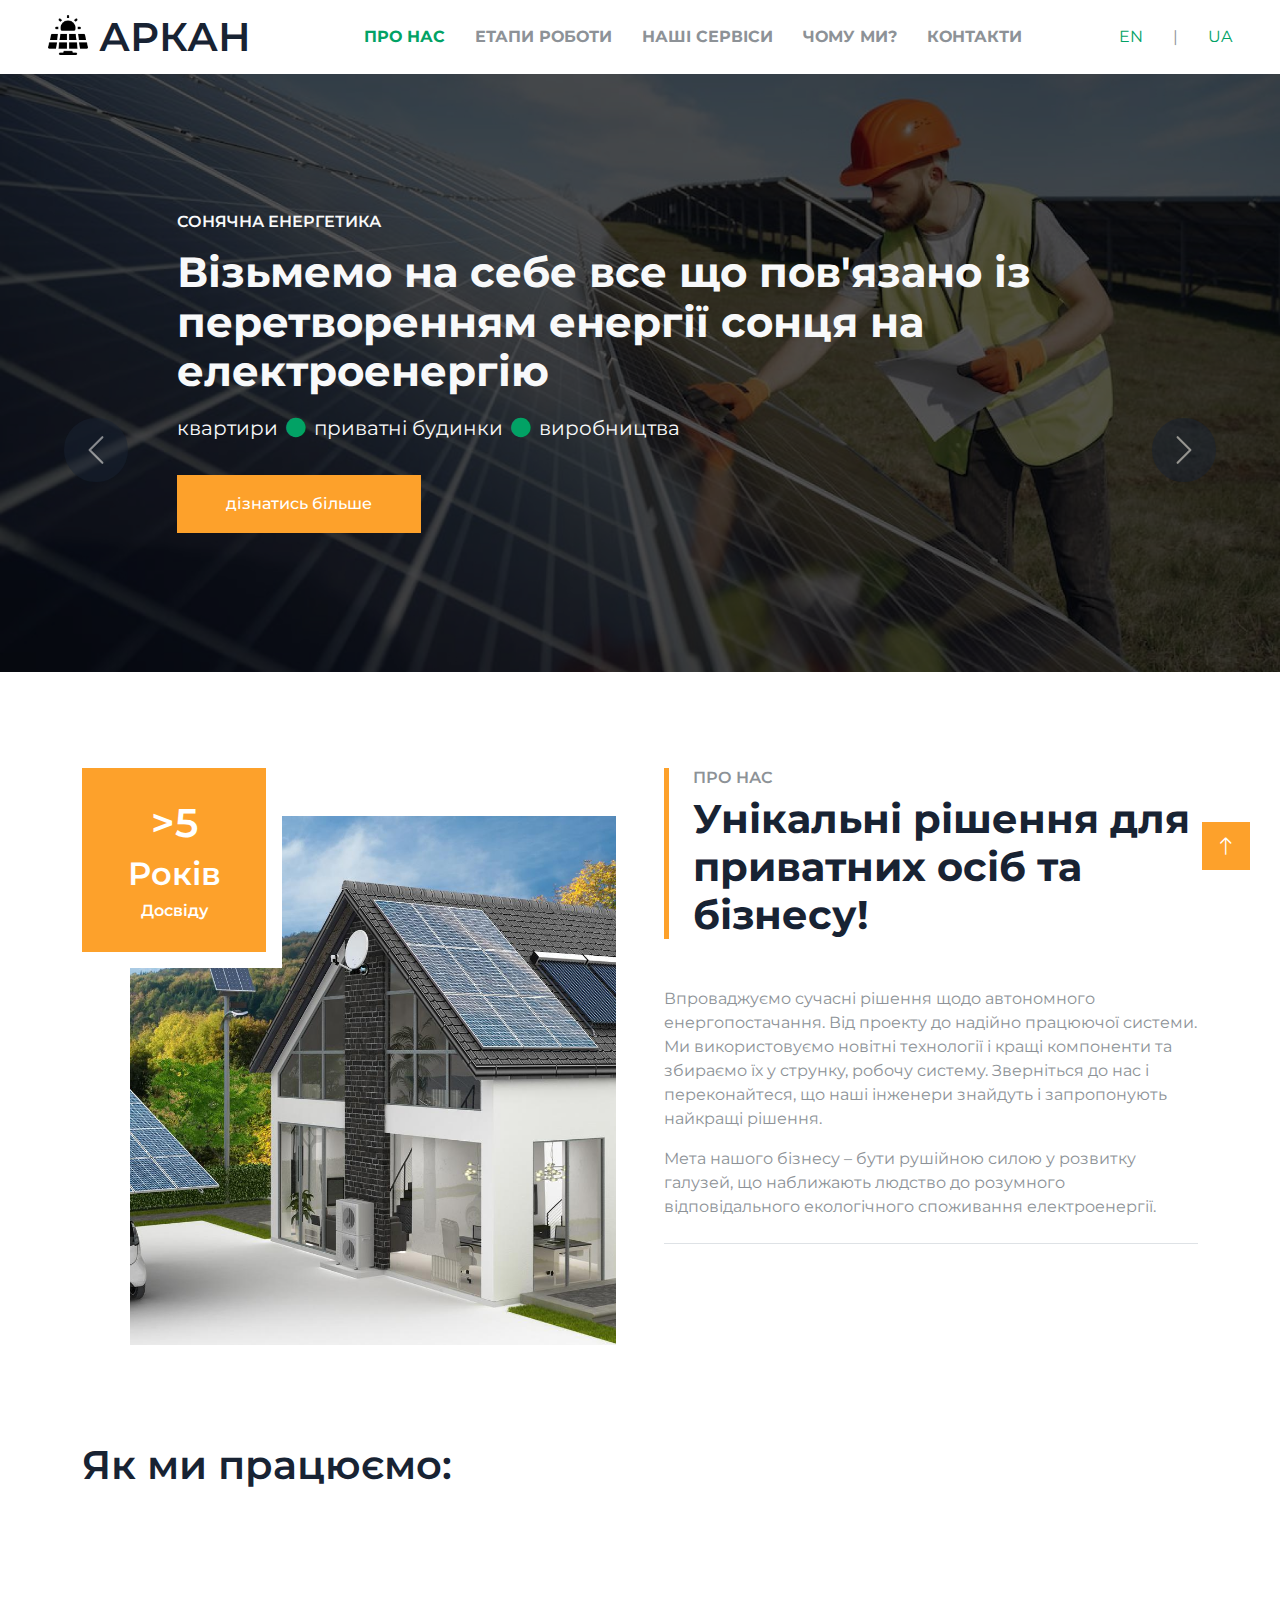
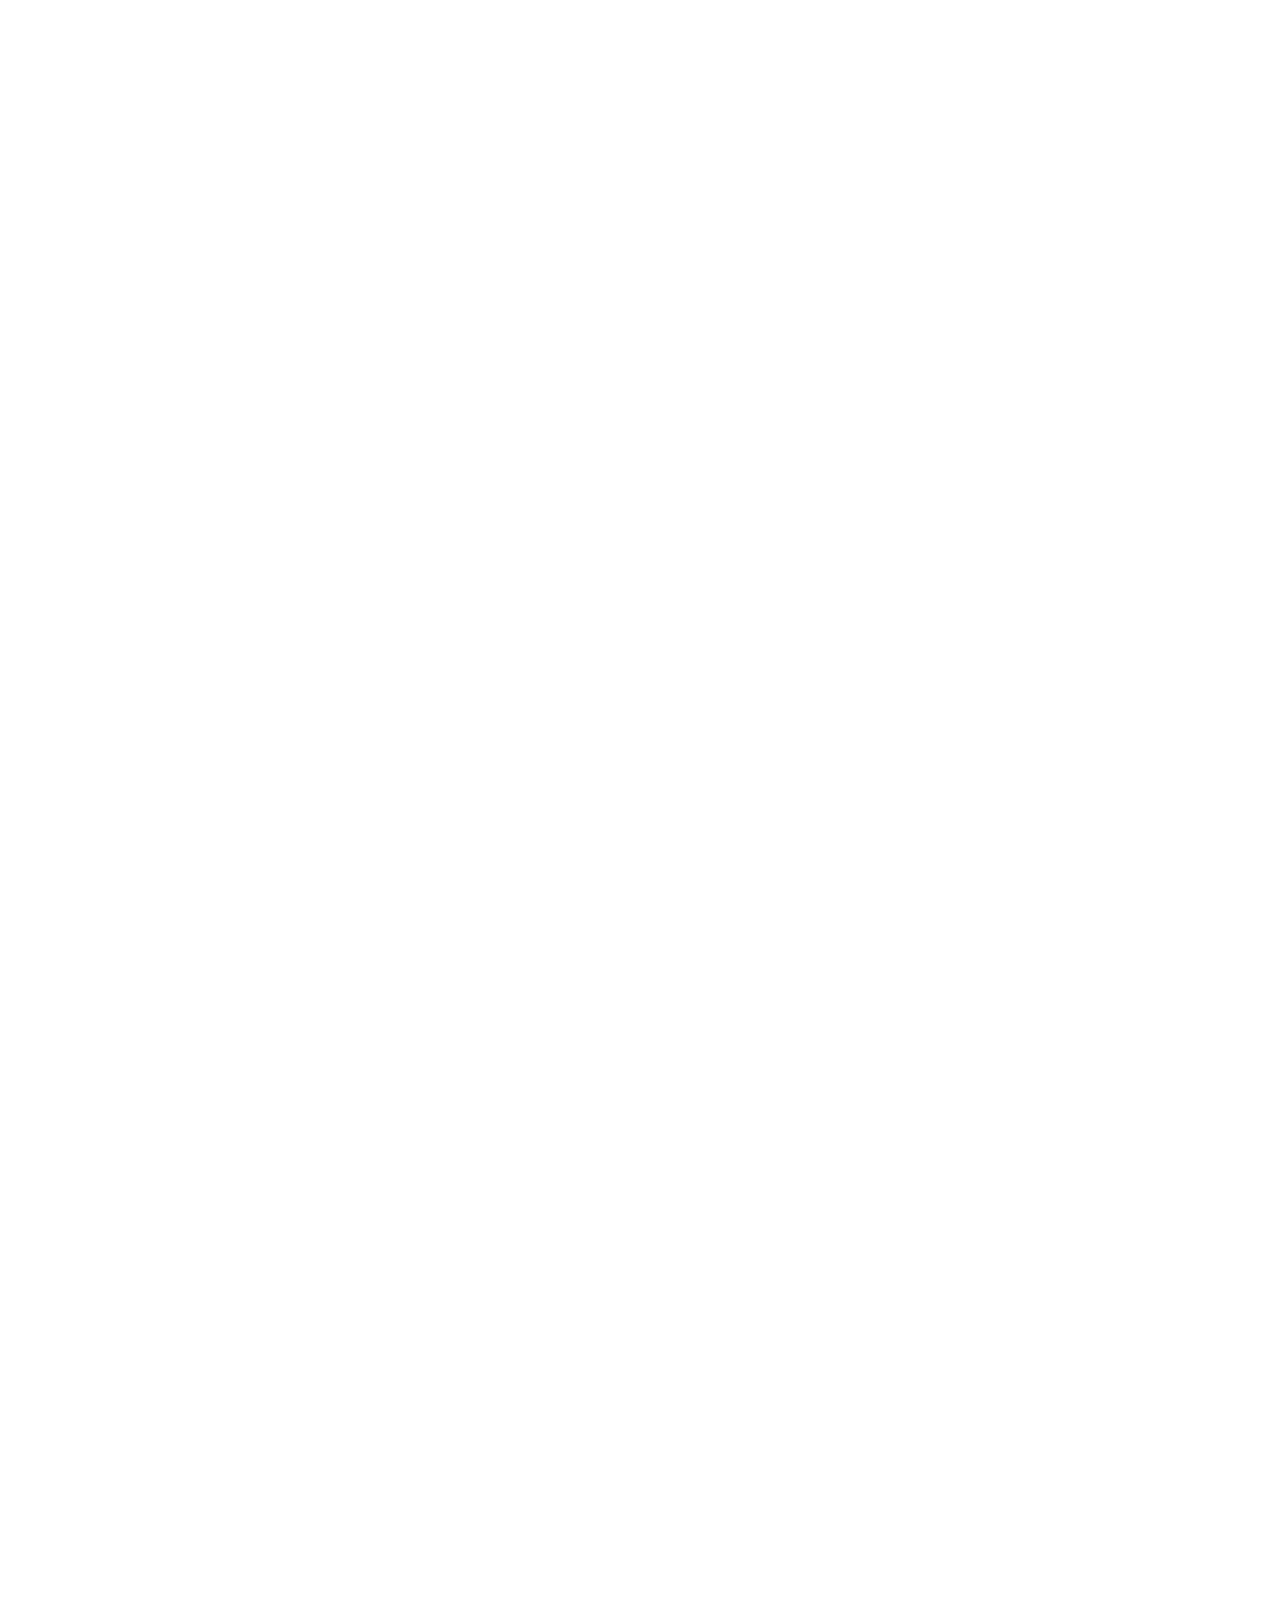
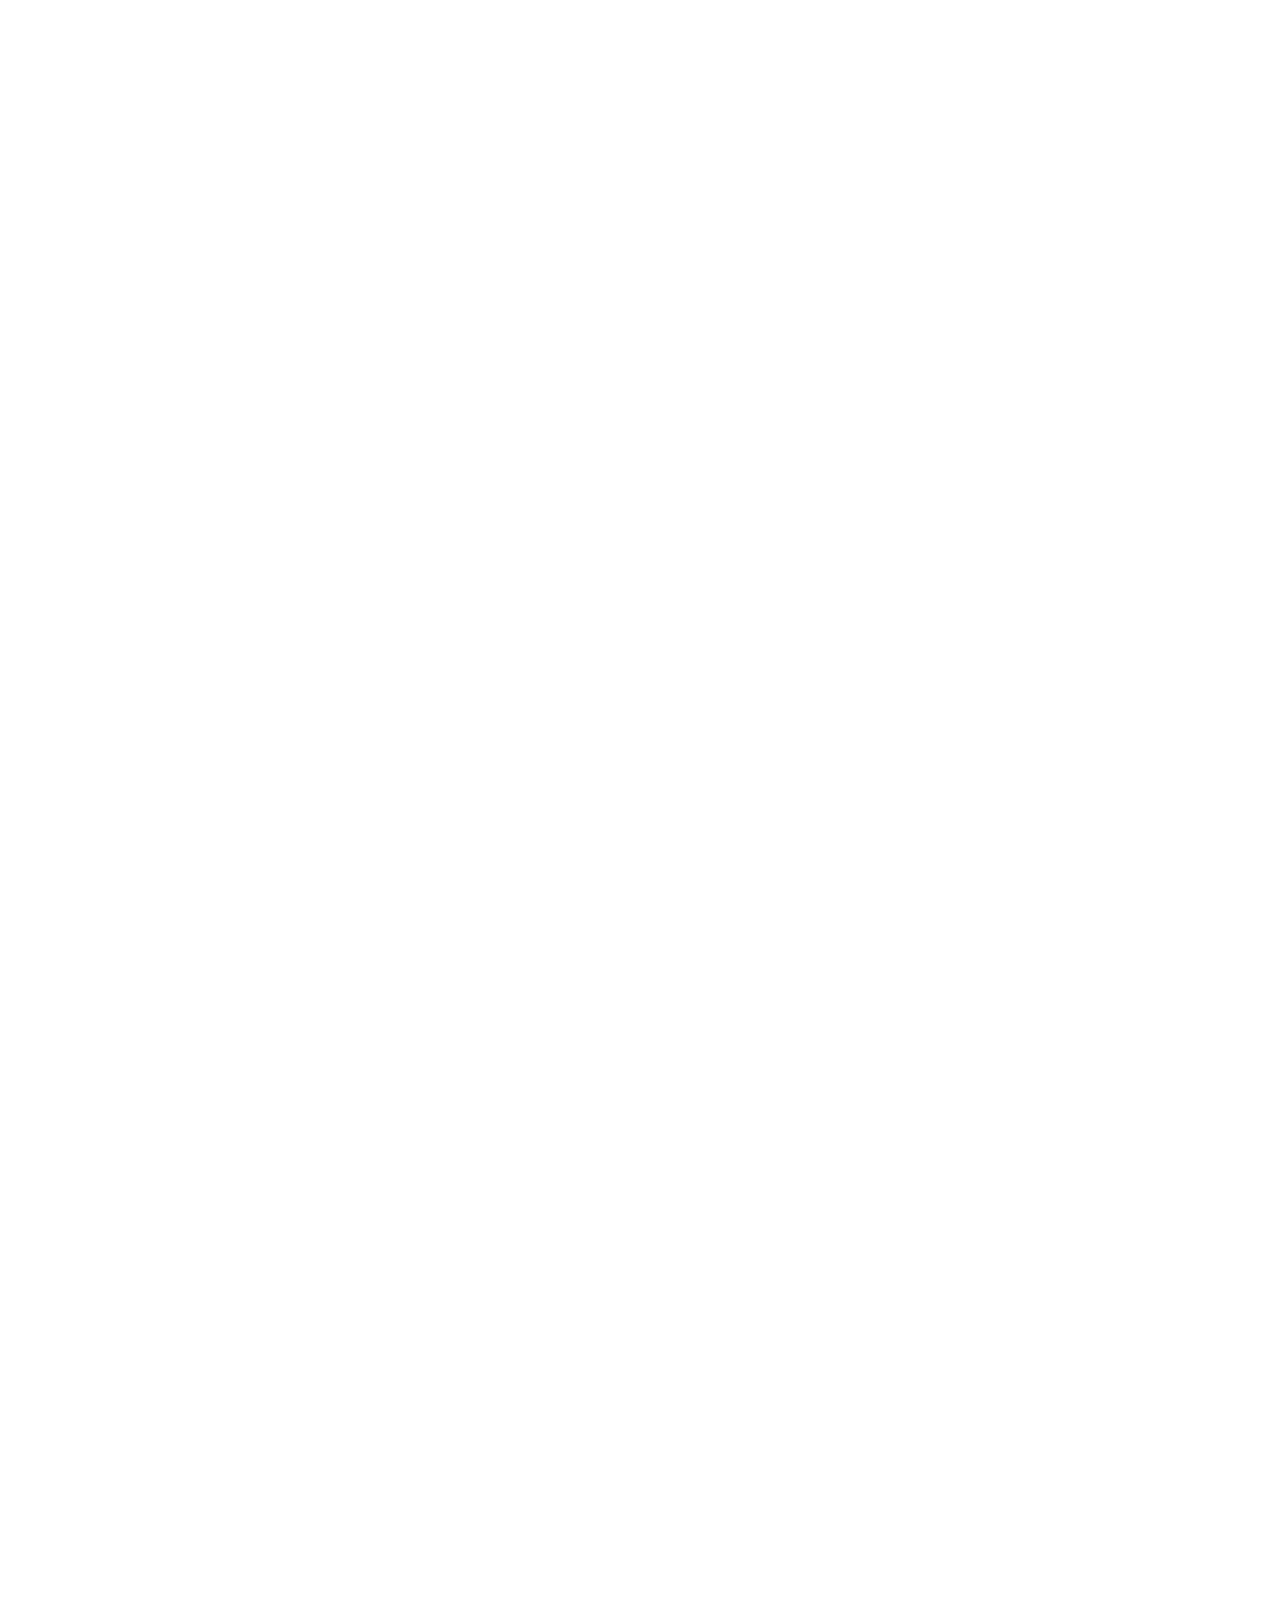
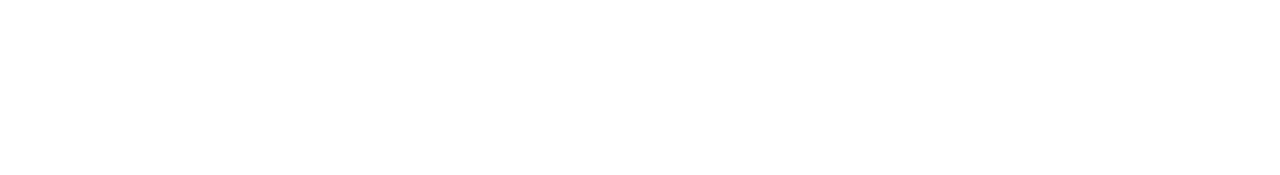
<file: index.html>
<!DOCTYPE html>
<html lang="en">

<head>
    <meta charset="utf-8">
    <title>Аркан</title>
    <meta content="width=device-width, initial-scale=1.0" name="viewport">
    <meta content="проекти автономного енергопостачання “під ключ”" name="keywords">
    <meta content="проекти автономного енергопостачання “під ключ”" name="description">

    <!-- Favicon -->
    <link href="favicon.ico" rel="icon">

    <!-- Google Web Fonts -->
    <link rel="preconnect" href="https://fonts.googleapis.com">
    <link rel="preconnect" href="https://fonts.gstatic.com" crossorigin>
    <link href="https://fonts.googleapis.com/css2?family=Roboto:wght@400;500&family=Poppins:wght@600;700&display=swap" rel="stylesheet"> 
    <!-- <link rel="preconnect" href="https://fonts.googleapis.com"> -->
    <link rel="preconnect" href="https://fonts.gstatic.com" crossorigin>
    <link href="https://fonts.googleapis.com/css2?family=Montserrat:wght@400;600;700&display=swap" rel="stylesheet">

    <!-- Icon Font Stylesheet -->
    <link href="https://cdnjs.cloudflare.com/ajax/libs/font-awesome/5.10.0/css/all.min.css" rel="stylesheet">
    <link href="https://cdn.jsdelivr.net/npm/bootstrap-icons@1.4.1/font/bootstrap-icons.css" rel="stylesheet">

    <!-- Libraries Stylesheet -->
    <link href="lib/animate/animate.min.css" rel="stylesheet">
    <link href="lib/owlcarousel/assets/owl.carousel.min.css" rel="stylesheet">

    <!-- Customized Bootstrap Stylesheet -->
    <link href="css/bootstrap.min.css" rel="stylesheet">

    <!-- Template Stylesheet -->
    <link href="css/style.css" rel="stylesheet">
</head>

<body>


    <!-- Navbar Start -->
    <nav class="navbar navbar-expand-lg bg-white navbar-light sticky-top px-4 px-lg-5 py-lg-0">
        <a href="index.html" class="navbar-brand d-flex align-items-center">
            <h1 class="m-0">
                <img class="logotype" src="img/actual/solar-panel.png" alt="">
                АРКАН
            </h1>
        </a>
        <button type="button" class="navbar-toggler" data-bs-toggle="collapse" data-bs-target="#navbarCollapse">
            <span class="navbar-toggler-icon"></span>
        </button>
        <div class="collapse navbar-collapse" id="navbarCollapse">
            <div class="navbar-nav ms-auto py-3 py-lg-0">
                <a href="#about" class="nav-item fw-bolder nav-link active">Про нас</a>
                <a href="#steps" class="nav-item fw-bolder nav-link">Етапи роботи</a>
                <a href="#services" class="nav-item fw-bolder nav-link">Наші сервіси</a>   
                <a href="#why" class="nav-item  fw-bolder nav-link">Чому ми?</a>             
                <a href="#contacts" class="nav-item fw-bolder nav-link">Контакти</a>
            </div>
            <div class="navbar-nav langs ms-auto py-3 py-lg-0">
                <a href="index_en.html" class="nav-item  fw-normal nav-link active">En </a>
                <p class="nav-item  fw-normal nav-link no-padding d-none d-md-block d-lg-block" >  |  </p> 
                <a href="index.html" class="nav-item fw-normal nav-link active">Ua</a>
            </div>
        </div>
    </nav>
    <!-- Navbar End -->


    <!-- Carousel Start -->
    <div class="container-fluid p-0 mb-5 wow fadeIn" data-wow-delay="0.1s">
        <div id="header-carousel" class="carousel slide" data-bs-ride="carousel">
            <div class="carousel-inner">
                <div class="carousel-item active">
                    <img class="w-100" src="img/actual/12.jpg" alt="Image">
                    <div class="carousel-caption">
                        <div class="container">
                            <div class="row justify-content-center">
                                <div class="col-12 col-lg-10">
                                    <h5 class="text-light text-uppercase mb-3 animated slideInDown">Сонячна енергетика 
                                        </h5>
                                    <h1 class="display-2 text-light mb-3 animated slideInDown">Візьмемо на себе все що пов'язано із перетворенням енергії сонця на електроенергію</h1>
                                    <ol class="breadcrumb mb-4 pb-2">
                                        <li class="breadcrumb-item fs-5 text-light">квартири </li>
                                        <li class="breadcrumb-item fs-5 text-light">приватні будинки</li>
                                        <li class="breadcrumb-item fs-5 text-light">виробництва</li>
                                    </ol>
                                    <a href="#services" class="btn btn-primary py-3 px-5">дізнатись більше</a>
                                </div>
                            </div>
                        </div>
                    </div>
                </div>
                <div class="carousel-item">
                    <img class="w-100" src="img/actual/roof.jpg" alt="Image">
                    <div class="carousel-caption">
                        <div class="container">
                            <div class="row justify-content-center">
                                <div class="col-12 col-lg-10">
                                    <h5 class="text-light text-uppercase mb-3 animated slideInDown">Енергетична автономність
                                        </h5>
                                    <h1 class="display-2 text-light mb-3 animated slideInDown">Відключення світла? Неможливо підключитись до електромережі? Знайдемо для вас рішення!</h1>
                                    <ol class="breadcrumb mb-4 pb-2">
                                        <li class="breadcrumb-item fs-5 text-light">квартири </li>
                                        <li class="breadcrumb-item fs-5 text-light">приватні будинки</li>
                                        <li class="breadcrumb-item fs-5 text-light">виробництва</li>
                                    </ol>
                                    <a href="#services" class="btn btn-primary py-3 px-5">дізнатись більше</a>
                                </div>
                            </div>
                        </div>
                    </div>
                </div>
                <div class="carousel-item">
                    <img class="w-100" src="img/actual/electricity.jpg" alt="Image">
                    <div class="carousel-caption">
                        <div class="container">
                            <div class="row justify-content-center">
                                <div class="col-12 col-lg-10">
                                    <h5 class="text-light text-uppercase mb-3 animated slideInDown">Супровід та сервісна підтримка
                                        </h5>
                                    <h1 class="display-2 text-light mb-3 animated slideInDown">
                                        Пропонуємо рішення по вдосконаленню існуючої системи навіть після реалізації проекту!
                                    </h1>
                                    <ol class="breadcrumb mb-4 pb-2">
                                        <li class="breadcrumb-item fs-5 text-light">квартири </li>
                                        <li class="breadcrumb-item fs-5 text-light">приватні будинки</li>
                                        <li class="breadcrumb-item fs-5 text-light">виробництва</li>
                                    </ol>
                                    <a href="#services" class="btn btn-primary py-3 px-5">дізнатись більше</a>
                                </div>
                            </div>
                        </div>
                    </div>
                </div>
                <div class="carousel-item">
                    <img class="w-100" src="img/actual/battary.jpg" alt="Image">
                    <div class="carousel-caption">
                        <div class="container">
                            <div class="row justify-content-center">
                                <div class="col-12 col-lg-10">
                                    <h5 class="text-light text-uppercase mb-3 animated slideInDown">Мобільні комплекси живлення під ваші задачі. 
                                        </h5>
                                    <h1 class="display-2 text-light mb-3 animated slideInDown">
                                        Розробка і виробництво мобільних комплексів живлення різних розмірів
                                    </h1>
                                    <ol class="breadcrumb mb-4 pb-2">
                                        <li class="breadcrumb-item fs-5 text-light">квартири </li>
                                        <li class="breadcrumb-item fs-5 text-light">приватні будинки</li>
                                        <li class="breadcrumb-item fs-5 text-light">виробництва</li>
                                    </ol>
                                    <a href="#services" class="btn btn-primary py-3 px-5">дізнатись більше</a>
                                </div>
                            </div>
                        </div>
                    </div>
                </div>
            </div>
        </div>
        <div class="carousel-item">
            <img class="w-100" src="img/actual/01.jpg" alt="Image">
            <div class="carousel-caption">
                <div class="container">
                    <div class="row justify-content-center">
                        <div class="col-12 col-lg-10">
                            <h5 class="text-light text-uppercase mb-3 animated slideInDown">Енергетична автономність
                                </h5>
                            <h1 class="display-2 text-light mb-3 animated slideInDown">Відключення світла? Немає можливості підключення до електромережі? Знайдемо для вас рішення!</h1>
                            <ol class="breadcrumb mb-4 pb-2">
                                <li class="breadcrumb-item fs-5 text-light">квартири </li>
                                <li class="breadcrumb-item fs-5 text-light">приватні будинки</li>
                                <li class="breadcrumb-item fs-5 text-light">виробництва</li>
                            </ol>
                            <a href="#services" class="btn btn-primary py-3 px-5">дізнатись більше</a>
                        </div>
                    </div>
                </div>
            </div>
        </div>
    </div>
            <button class="carousel-control-prev" type="button" data-bs-target="#header-carousel"
                data-bs-slide="prev">
                <span class="carousel-control-prev-icon" aria-hidden="true"></span>
                <span class="visually-hidden">Назад</span>
            </button>
            <button class="carousel-control-next" type="button" data-bs-target="#header-carousel"
                data-bs-slide="next">
                <span class="carousel-control-next-icon" aria-hidden="true"></span>
                <span class="visually-hidden">Далі</span>
            </button>
        </div>
    </div>
    <!-- Carousel End -->


    <!-- About Start -->
    <div class="container-xxl py-5" id="about">
        <div class="container" >
            <div class="row g-5">
                <div class="col-lg-6 wow fadeInUp" data-wow-delay="0.1s">
                    <div class="position-relative overflow-hidden ps-5 pt-5 h-100" style="min-height: 400px;">
                        <img class="position-absolute w-100 h-100" src="img/actual/02.jpg" alt="" style="object-fit: cover;">
                        <div class="position-absolute top-0 start-0 bg-white pe-3 pb-3" style="width: 200px; height: 200px;">
                            <div class="d-flex flex-column justify-content-center text-center bg-primary h-100 p-3">
                                <h1 class="text-white">>5</h1>
                                <h2 class="text-white">Років</h2>
                                <h5 class="text-white mb-0">Досвіду</h5>
                            </div>
                        </div>
                    </div>
                </div>
                <div class="col-lg-6 wow fadeInUp" data-wow-delay="0.5s">
                    <div class="h-100">
                        <div class="border-start border-5 border-primary ps-4 mb-5">
                            <h6 class="text-body text-uppercase mb-2">Про нас</h6>
                            <h1 class="display-6 mb-0">Унікальні рішення для приватних осіб та бізнесу!</h1>
                        </div>
                        <p>Впроваджуємо сучасні рішення щодо автономного енергопостачання. Від проекту до надійно працюючої системи. Ми використовуємо новітні технології і кращі компоненти та збираємо їх у струнку, робочу систему. Зверніться до нас і переконайтеся, що наші інженери знайдуть і запропонують найкращі рішення.</p>
                        <p class="mb-4">Мета нашого бізнесу – бути рушійною силою у розвитку галузей, що наближають людство до розумного відповідального екологічного споживання електроенергії.
                        </p>
                        <div class="border-top mt-4 pt-4">
                            <div class="row g-4">
                                <div class="col-sm-4 d-flex wow fadeIn" data-wow-delay="0.1s">
                                    <i class="fa fa-check fa-2x text-primary flex-shrink-0 me-3"></i>
                                    <h6 class="mb-0">Тільки найкраще на ринку</h6>
                                </div>
                                <div class="col-sm-4 d-flex wow fadeIn" data-wow-delay="0.3s">
                                    <i class="fa fa-check fa-2x text-primary flex-shrink-0 me-3"></i>
                                    <h6 class="mb-0">24/7 підтримка клієнта</h6>
                                </div>
                                <div class="col-sm-4 d-flex wow fadeIn" data-wow-delay="0.5s">
                                    <i class="fa fa-check fa-2x text-primary flex-shrink-0 me-3"></i>
                                    <h6 class="mb-0">Якісне сервісне обслуговування реалізованих проектів.</h6>
                                </div>
                            </div>
                        </div>
                    </div>
                </div>
            </div>
        </div>
    </div>
    <!-- About End -->
    
    <!-- Facts Start -->
    <div class="container-fluid my-5 p-0" id="steps">
        <div class="container" >
            <h1 class="h1 text-center mb-5">Як ми працюємо:</h1>
        </div>
        <div class="row g-0">
            <div class="col-xl-3 col-sm-6 wow fadeIn" data-wow-delay="0.1s">
                <div class="position-relative">
                    <img class="img-fluid w-100" src="img/actual/Frame13.png" alt="">
                    <div class="facts-overlay">
                        <h1 class="display-1">01</h1>
                        <h4 class="text-white mb-3"> Розбираємо завдання</h4>
                        <p class="text-white">Після вашого звернення робоча група вивчає всі деталі та збирає необхідну інформацію щодо вимог до автономного джерела електропостачання</p>
                        <!-- <a class="text-white small" href="">READ MORE<i class="fa fa-arrow-right ms-3"></i></a> -->
                    </div>
                </div>
            </div>
            <div class="col-xl-3 col-sm-6 wow fadeIn" data-wow-delay="0.3s">
                <div class="position-relative">
                    <img class="img-fluid w-100" src="img/fact-2.jpg" alt="">
                    <div class="facts-overlay">
                        <h1 class="display-1">02</h1>
                        <h4 class="text-white mb-3">Готуємо пропозицію</h4>
                        <p class="text-white">Наша команда аналізує всю зібрану інформацію та готує технічне рішення.</p>
                        <!-- <a class="text-white small" href="">READ MORE<i class="fa fa-arrow-right ms-3"></i></a> -->
                    </div>
                </div>
            </div>
            <div class="col-xl-3 col-sm-6 wow fadeIn" data-wow-delay="0.5s">
                <div class="position-relative">
                    <img class="img-fluid w-100" src="img/actual/Frame14.png" alt="">
                    <div class="facts-overlay">
                        <h1 class="display-1">03</h1>
                        <h4 class="text-white mb-3">Укладаємо контракт</h4>
                        <p class="text-white">Після узгодження деталей наші юристи узгодять документальні нюанси та вимоги до проектної документації.</p>
                        <!-- <a class="text-white small" href="">READ MORE<i class="fa fa-arrow-right ms-3"></i></a> -->
                    </div>
                </div>
            </div>
            <div class="col-xl-3 col-sm-6 wow fadeIn" data-wow-delay="0.7s">
                <div class="position-relative">
                    <img class="img-fluid w-100" src="img/actual/Frame12.png" alt="">
                    <div class="facts-overlay">
                        <h1 class="display-1">04</h1>
                        <h4 class="text-white mb-3"> Практична реалізація проекту</h4>
                        <p class="text-white">Візьмемо на себе всі роботи і клопоти, пов’язані з запуском системи автономного живлення, а також забезпечимо якісне сервісне обслуговування протягом планового терміну експлуатації. </p>
                        <!-- <a class="text-white small" href="">READ MORE<i class="fa fa-arrow-right ms-3"></i></a> -->
                    </div>
                </div>
            </div>
        </div>
    </div>
    <!-- Facts End -->


    <!-- Features Start -->
    <div class="container-xxl py-5" id="why">
        <div class="container" >
            <div class="row g-5">
                <div class="col-lg-6 wow fadeInUp" data-wow-delay="0.1s">
                    <div class="border-start border-5 border-primary ps-4 mb-5">
                        <h6 class="text-body text-uppercase mb-2">Чому вибирають нас!</h6>
                        <h1 class="display-6 mb-0">Переваги та особливості нашої компанії</h1>
                    </div>
                    <p class="mb-5">Багато компаній пропонують подібні послуги, але ми маємо чим вас здивувати:</p>
                    <div class="row gy-5 gx-4">
                        <div class="col-sm-6 wow fadeIn" data-wow-delay="0.1s">
                            <div class="d-flex align-items-center mb-3">
                                <i class="fa fa-check fa-2x text-primary flex-shrink-0 me-3"></i>
                                <h6 class="mb-0">Широкий спектр послуг</h6>
                            </div>
                            <span>Ми можемо запропонувати понад 30 типових технічних рішень по енергозбереженню і енергопостачанню.
                            </span>
                        </div>
                        <div class="col-sm-6 wow fadeIn" data-wow-delay="0.2s">
                            <div class="d-flex align-items-center mb-3">
                                <i class="fa fa-check fa-2x text-primary flex-shrink-0 me-3"></i>
                                <h6 class="mb-0">Ми працюємо з найкращими виробниками</h6>
                            </div>
                            <span>комплектуючих, а у реалізації наших проектів задіяні фахівці високого рівня.
                            </span>
                        </div>
                        <div class="col-sm-6 wow fadeIn" data-wow-delay="0.4s">
                            <div class="d-flex align-items-center mb-3">
                                <i class="fa fa-check fa-2x text-primary flex-shrink-0 me-3"></i>
                                <h6 class="mb-0">Власне виробництво</h6>
                            </div>
                            <span>Ми зважено підходимо до підбору комплектуючих, а багато деталей і вузлів виготовляємо самостійно на власному виробництві.</span>
                        </div>
                        <div class="col-sm-6 wow fadeIn" data-wow-delay="0.3s">
                            <div class="d-flex align-items-center mb-3">
                                <i class="fa fa-check fa-2x text-primary flex-shrink-0 me-3"></i>
                                <h6 class="mb-0">З нами вигідно</h6>
                            </div>
                            <span>Працюючи з нами, ви отримаєте оптимальну ціну і заощадите кошти. 
                            </span>
                        </div>
                    </div>
                </div>
                <div class="col-lg-6 wow fadeInUp" data-wow-delay="0.5s">
                    <div class="position-relative overflow-hidden ps-5 pt-5 h-100" style="min-height: 400px;">
                        <img class="position-absolute w-100 h-100" src="img/actual/04.jpg" alt="" style="object-fit: cover;">
                        <div class="position-absolute top-0 start-0 bg-white pe-3 pb-3" style="width: 200px; height: 200px;">
                            <div class="d-flex flex-column justify-content-center text-center bg-primary h-100 p-3">
                                <h1 class="text-white">>5</h1>
                                <h2 class="text-white">Років</h2>
                                <h5 class="text-white mb-0">Досвіду</h5>
                            </div>
                        </div>
                    </div>
                </div>
            </div>
        </div>
    </div>
    <!-- Features End -->


    <!-- Service Start -->
    <div class="container-xxl py-5" id="services">
        <div class="container" >
            <div class="row g-5 align-items-end mb-5">
                <div class="col-lg-6 wow fadeInUp" data-wow-delay="0.1s">
                    <div class="border-start border-5 border-primary ps-4">
                        <h6 class="text-body text-uppercase mb-2">Наші послуги</h6>
                        <h1 class="display-6 mb-0">Сфери діяльності компанії АРКАН</h1>
                    </div>
                </div>
                <div class="col-lg-6 text-lg-end wow fadeInUp" data-wow-delay="0.3s">
                    <!-- <a class="btn btn-primary py-3 px-5" href="">More Services</a> -->
                </div>
            </div>
            <div class="row g-4 justify-content-center">
                <div class="col-lg-4 col-md-6 wow fadeInUp" data-wow-delay="0.1s">
                    <div class="service-item bg-light overflow-hidden h-100">
                        <img class="img-fluid" src="img/actual/serv/1.jpg" alt="">
                        <div class="service-text position-relative text-center h-100 p-4">
                            <h5 class="mb-3">Сонячна енергетика</h5>
                            <p>візьмемо на себе все що пов'язано із перетворенням енергії сонця на електроенергію</p>
                            <!-- <a class="small" href="">READ MORE<i class="fa fa-arrow-right ms-3"></i></a> -->
                        </div>
                    </div>
                </div>
                <div class="col-lg-4 col-md-6 wow fadeInUp" data-wow-delay="0.3s">
                    <div class="service-item bg-light overflow-hidden h-100">
                        <img class="img-fluid" src="img/actual/serv/02.jpg" alt="">
                        <div class="service-text position-relative text-center h-100 p-4">
                            <h5 class="mb-3">Енергетична автономність</h5>
                            <p>якщо вам набридли проблеми з відключенням світла, або немає можливості підключення до централізованої електромережі, ми знайдемо для вас рішення</p>
                            <!-- <a class="small" href="">READ MORE<i class="fa fa-arrow-right ms-3"></i></a> -->
                        </div>
                    </div>
                </div>
                <div class="col-lg-4 col-md-6 wow fadeInUp" data-wow-delay="0.5s">
                    <div class="service-item bg-light overflow-hidden h-100">
                        <img class="img-fluid" src="img/actual/serv/05.jpg" alt="">
                        <div class="service-text position-relative text-center h-100 p-4">
                            <h5 class="mb-3">Супровід та сервісна підтримка </h5>
                            <p>після реалізації проекту ми слідкуємо за сучасними технологіями та пропонуємо рішення по вдосконаленню існуючої системи</p>
                            <!-- <a class="small" href="">READ MORE<i class="fa fa-arrow-right ms-3"></i></a> -->
                        </div>
                    </div>
                </div>
                <div class="col-lg-4 col-md-6 wow fadeInUp" data-wow-delay="0.1s">
                    <div class="service-item bg-light overflow-hidden h-100">
                        <img class="img-fluid" src="img/actual/serv/4.jpg" alt="">
                        <div class="service-text position-relative text-center h-100 p-4">
                            <h5 class="mb-3">Мобільні комплекси живлення під ваші задачі.</h5>
                            <p>розробка і виробництво мобільних комплексів живлення різних розмірів, котрі поєднують сонячні панелі, генератори на базі двигунів внутрішнього згоряння і батарейні блоки великої ємності. Також ми пропонуємо переносні баратейні блоки автономного живлення різної потужності на основі стандартних комірок 21700 і 18650</p>
                            <!-- <a class="small" href="">READ MORE<i class="fa fa-arrow-right ms-3"></i></a> -->
                        </div>
                    </div>
                </div>
                <div class="col-lg-4 col-md-6 wow fadeInUp" data-wow-delay="0.3s">
                    <div class="service-item bg-light overflow-hidden h-100">
                        <img class="img-fluid" src="img/actual/serv/5.jpg" alt="">
                        <div class="service-text position-relative text-center h-100 p-4">
                            <h5 class="mb-3">Вирішення спеціальних і нестандартних завдань</h5>
                            <p>якщо більше ніхто не може вирішити ваше завдання щодо автономного живлення — дзвоніть нам</p>
                            <!-- <a class="small" href="">READ MORE<i class="fa fa-arrow-right ms-3"></i></a> -->
                        </div>
                    </div>
                </div>
                <!-- <div class="col-lg-4 col-md-6 wow fadeInUp" data-wow-delay="0.5s">
                    <div class="service-item bg-light overflow-hidden h-100">
                        <img class="img-fluid" src="img/service-6.jpg" alt="">
                        <div class="service-text position-relative text-center h-100 p-4">
                            <h5 class="mb-3">Interior Design</h5>
                            <p>Tempor erat elitr rebum at clita dolor diam ipsum sit diam amet diam et eos</p>
                            <a class="small" href="">READ MORE<i class="fa fa-arrow-right ms-3"></i></a>
                        </div>
                    </div>
                </div> -->
            </div>
        </div>
    </div>
    <!-- Service End -->


    <!-- Appointment Start -->
    <div class="container-fluid appointment my-0 py-5 wow fadeIn" data-wow-delay="0.1s" id="contacts">
        <div class="container py-5" >
            <div class="row g-5">
                <div class="col-lg-5 col-md-6 wow fadeIn" data-wow-delay="0.3s">
                    <div class="border-start border-5 border-primary ps-4 mb-5">
                        <h6 class="text-white text-uppercase mb-2">Контакти</h6>
                        <h1 class="display-6 text-white mb-0">Напишіть нам</h1>
                    </div>
                    <p class="text-white mb-0">Напишіть нам або зателефонуйте за номером внизу сторінки, будемо раді допомогти вам.</p>
                </div>
                <div class="col-lg-7 col-md-6 wow fadeIn" data-wow-delay="0.5s">
                    <form>
                        <div class="row g-3">
                            <div class="col-sm-6">
                                <div class="form-floating">
                                    <input type="text" class="form-control bg-dark border-0" id="gname" placeholder="Ваше ім'я">
                                    <label for="gname">Ваше ім'я</label>
                                </div>
                            </div>
                            <div class="col-sm-6">
                                <div class="form-floating">
                                    <input type="email" class="form-control bg-dark border-0" id="gmail" placeholder="Ваш Email">
                                    <label for="gmail">Ваш Email</label>
                                </div>
                            </div>
                            <div class="col-sm-6">
                                <div class="form-floating">
                                    <input type="text" class="form-control bg-dark border-0" id="cname" placeholder="Ваш телефон">
                                    <label for="cname">Ваш телефон</label>
                                </div>
                            </div>
                            <div class="col-sm-6">
                                <div class="form-floating">
                                    <input type="text" class="form-control bg-dark border-0" id="cage" placeholder="Тип послуги">
                                    <label for="cage">Тип послуги</label>
                                </div>
                            </div>
                            <div class="col-12">
                                <div class="form-floating">
                                    <textarea class="form-control bg-dark border-0" placeholder="Leave a message here" id="message" style="height: 100px"></textarea>
                                    <label for="message">Повідомлення</label>
                                </div>
                            </div>
                            <div class="col-12">
                                <button class="btn btn-primary w-100 py-3" type="submit">Відправити</button>
                            </div>
                        </div>
                    </form>
                </div>
            </div>
        </div>
    </div>
    <!-- Appointment End -->


    <!-- Team Start -->
    <!-- <div class="container-xxl py-5">
        <div class="container">
            <div class="row g-5 align-items-end mb-5">
                <div class="col-lg-6 wow fadeInUp" data-wow-delay="0.1s">
                    <div class="border-start border-5 border-primary ps-4">
                        <h6 class="text-body text-uppercase mb-2">Our Team</h6>
                        <h1 class="display-6 mb-0">Our Expert Worker</h1>
                    </div>
                </div>
                <div class="col-lg-6 wow fadeInUp" data-wow-delay="0.3s">
                    <p class="mb-0">Tempor erat elitr rebum at clita. Diam dolor diam ipsum sit. Aliqu diam amet diam et eos. Clita erat ipsum et lorem et sit, sed stet lorem sit clita duo justo magna dolore erat amet</p>
                </div>
            </div>
            <div class="row g-4">
                <div class="col-lg-4 col-md-6 wow fadeInUp" data-wow-delay="0.1s">
                    <div class="team-item position-relative">
                        <img class="img-fluid" src="img/team-1.jpg" alt="">
                        <div class="team-text bg-white p-4">
                            <h5>Full Name</h5>
                            <span>Engineer</span>
                        </div>
                    </div>
                </div>
                <div class="col-lg-4 col-md-6 wow fadeInUp" data-wow-delay="0.3s">
                    <div class="team-item position-relative">
                        <img class="img-fluid" src="img/team-2.jpg" alt="">
                        <div class="team-text bg-white p-4">
                            <h5>Full Name</h5>
                            <span>Engineer</span>
                        </div>
                    </div>
                </div>
                <div class="col-lg-4 col-md-6 wow fadeInUp" data-wow-delay="0.5s">
                    <div class="team-item position-relative">
                        <img class="img-fluid" src="img/team-3.jpg" alt="">
                        <div class="team-text bg-white p-4">
                            <h5>Full Name</h5>
                            <span>Engineer</span>
                        </div>
                    </div>
                </div>
            </div>
        </div>
    </div> -->
    <!-- Team End -->


    <!-- Testimonial Start -->
    <!-- <div class="container-xxl py-5">
        <div class="container">
            <div class="row g-5">
                <div class="col-lg-5 wow fadeInUp" data-wow-delay="0.1s">
                    <div class="border-start border-5 border-primary ps-4 mb-5">
                        <h6 class="text-body text-uppercase mb-2">Testimonial</h6>
                        <h1 class="display-6 mb-0">What Our Happy Clients Say!</h1>
                    </div>
                    <p class="mb-4">Diam dolor diam ipsum sit. Aliqu diam amet diam et eos. Clita erat ipsum et lorem et sit, sed stet lorem sit clita duo justo magna dolore erat amet</p>
                    <div class="row g-4">
                        <div class="col-sm-6">
                            <div class="d-flex align-items-center mb-2">
                                <i class="fa fa-users fa-2x text-primary flex-shrink-0"></i>
                                <h1 class="ms-3 mb-0">123+</h1>
                            </div>
                            <h5 class="mb-0">Happy Clients</h5>
                        </div>
                        <div class="col-sm-6">
                            <div class="d-flex align-items-center mb-2">
                                <i class="fa fa-check fa-2x text-primary flex-shrink-0"></i>
                                <h1 class="ms-3 mb-0">123+</h1>
                            </div>
                            <h5 class="mb-0">Projects Done</h5>
                        </div>
                    </div>
                </div>
                <div class="col-lg-7 wow fadeInUp" data-wow-delay="0.5s">
                    <div class="owl-carousel testimonial-carousel">
                        <div class="testimonial-item">
                            <img class="img-fluid mb-4" src="img/testimonial-1.jpg" alt="">
                            <p class="fs-5">Dolores sed duo clita tempor justo dolor et stet lorem kasd labore dolore lorem ipsum. At lorem lorem magna ut et, nonumy et labore et tempor diam tempor erat.</p>
                            <div class="bg-primary mb-3" style="width: 60px; height: 5px"></div>
                            <h5>Client Name</h5>
                            <span>Profession</span>
                        </div>
                        <div class="testimonial-item">
                            <img class="img-fluid mb-4" src="img/testimonial-2.jpg" alt="">
                            <p class="fs-5">Dolores sed duo clita tempor justo dolor et stet lorem kasd labore dolore lorem ipsum. At lorem lorem magna ut et, nonumy et labore et tempor diam tempor erat.</p>
                            <div class="bg-primary mb-3" style="width: 60px; height: 5px"></div>
                            <h5>Client Name</h5>
                            <span>Profession</span>
                        </div>
                    </div>
                </div>
            </div>
        </div>
    </div> -->
    <!-- Testimonial End -->


    <!-- Footer Start -->
    <div class="container-fluid bg-dark footer mt-0 pt-5 wow fadeIn" data-wow-delay="0.1s">
        <div class="container py-5">
            <div class="row g-5">
                <div class="col-lg-6 col-md-6">
                    <h1 class="text-white mb-4">
                        <img class="logotype" src="img/actual/orng.png" alt="">
                        
                        АРКАН</h1>
                    <p>Реалізуємо проекти автономного енергопостачання “під ключ”:</p>
                    <!-- <div class="d-flex pt-2">
                        <a class="btn btn-square btn-outline-primary me-1" href=""><i class="fab fa-twitter"></i></a>
                        <a class="btn btn-square btn-outline-primary me-1" href=""><i class="fab fa-facebook-f"></i></a>
                        <a class="btn btn-square btn-outline-primary me-1" href=""><i class="fab fa-youtube"></i></a>
                        <a class="btn btn-square btn-outline-primary me-0" href=""><i class="fab fa-linkedin-in"></i></a>
                    </div> -->
                </div>
                <div class="col-lg-6 col-md-6">
                    <h4 class="text-light mb-4">Контакти</h4>
                    <p><i class="fa fa-map-marker-alt me-3"></i>Україна, 65006, м. Одеса, 
                        вул. Вапняна 87/6Б
                        </p>
                    <p><i class="fa fa-phone-alt me-3"></i><a href="tel:38095887014">+38 095 88 70 147</a></p>
                </div>
            </div>
        </div>
        <div class="container-fluid copyright">
            <div class="container">
                <div class="row">
                    <div class="col-md-6 text-center text-md-start mb-3 mb-md-0">
                        &copy; <a href="#">Аркан</a>, всі права захищені.
                    </div>
                    
                </div>
            </div>
        </div>
    </div>
    <!-- Footer End -->


    <!-- Back to Top -->
    <a href="#" class="btn btn-lg btn-primary btn-lg-square back-to-top"><i class="bi bi-arrow-up"></i></a>


    <!-- JavaScript Libraries -->
    <script src="https://code.jquery.com/jquery-3.4.1.min.js"></script>
    <script src="https://cdn.jsdelivr.net/npm/bootstrap@5.0.0/dist/js/bootstrap.bundle.min.js"></script>
    <script src="lib/wow/wow.min.js"></script>
    <script src="lib/easing/easing.min.js"></script>
    <script src="lib/waypoints/waypoints.min.js"></script>
    <script src="lib/owlcarousel/owl.carousel.min.js"></script>

    <!-- Template Javascript -->
    <script src="js/main.js"></script>
</body>

</html>
</file>
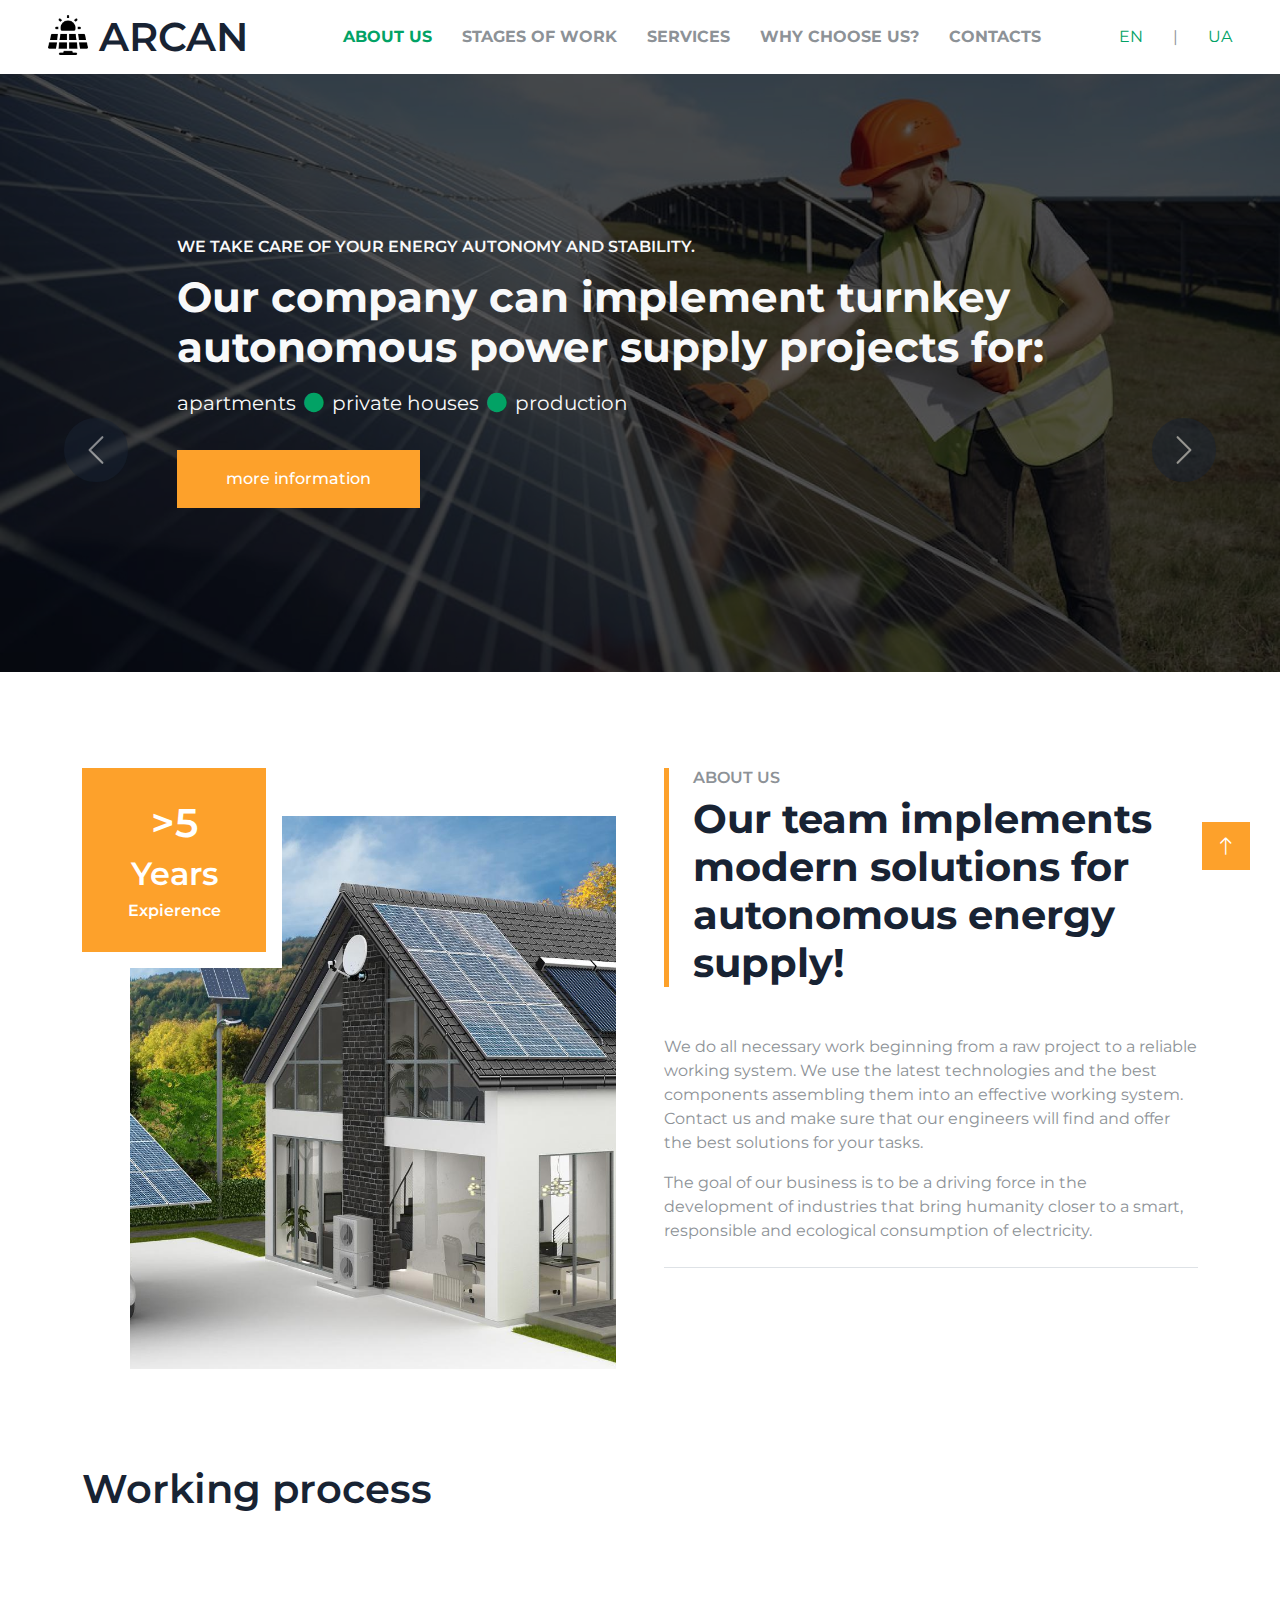
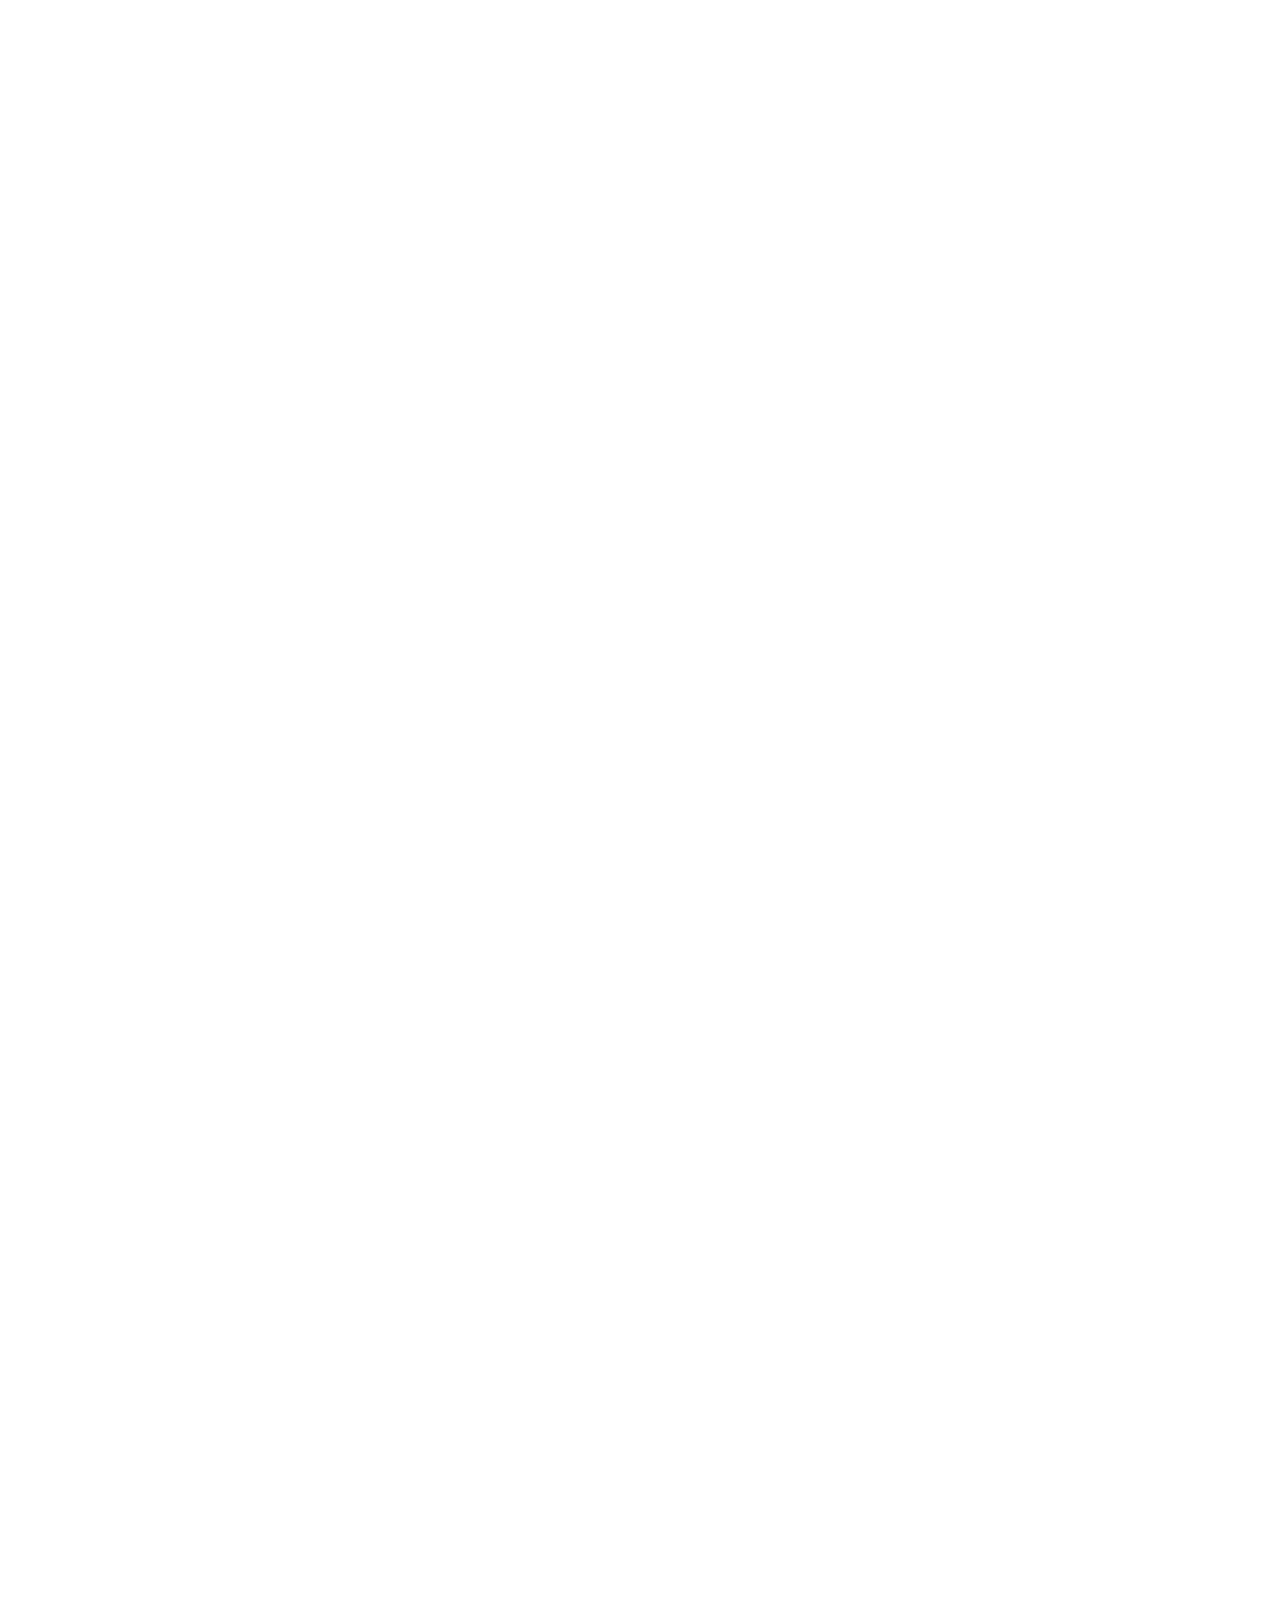
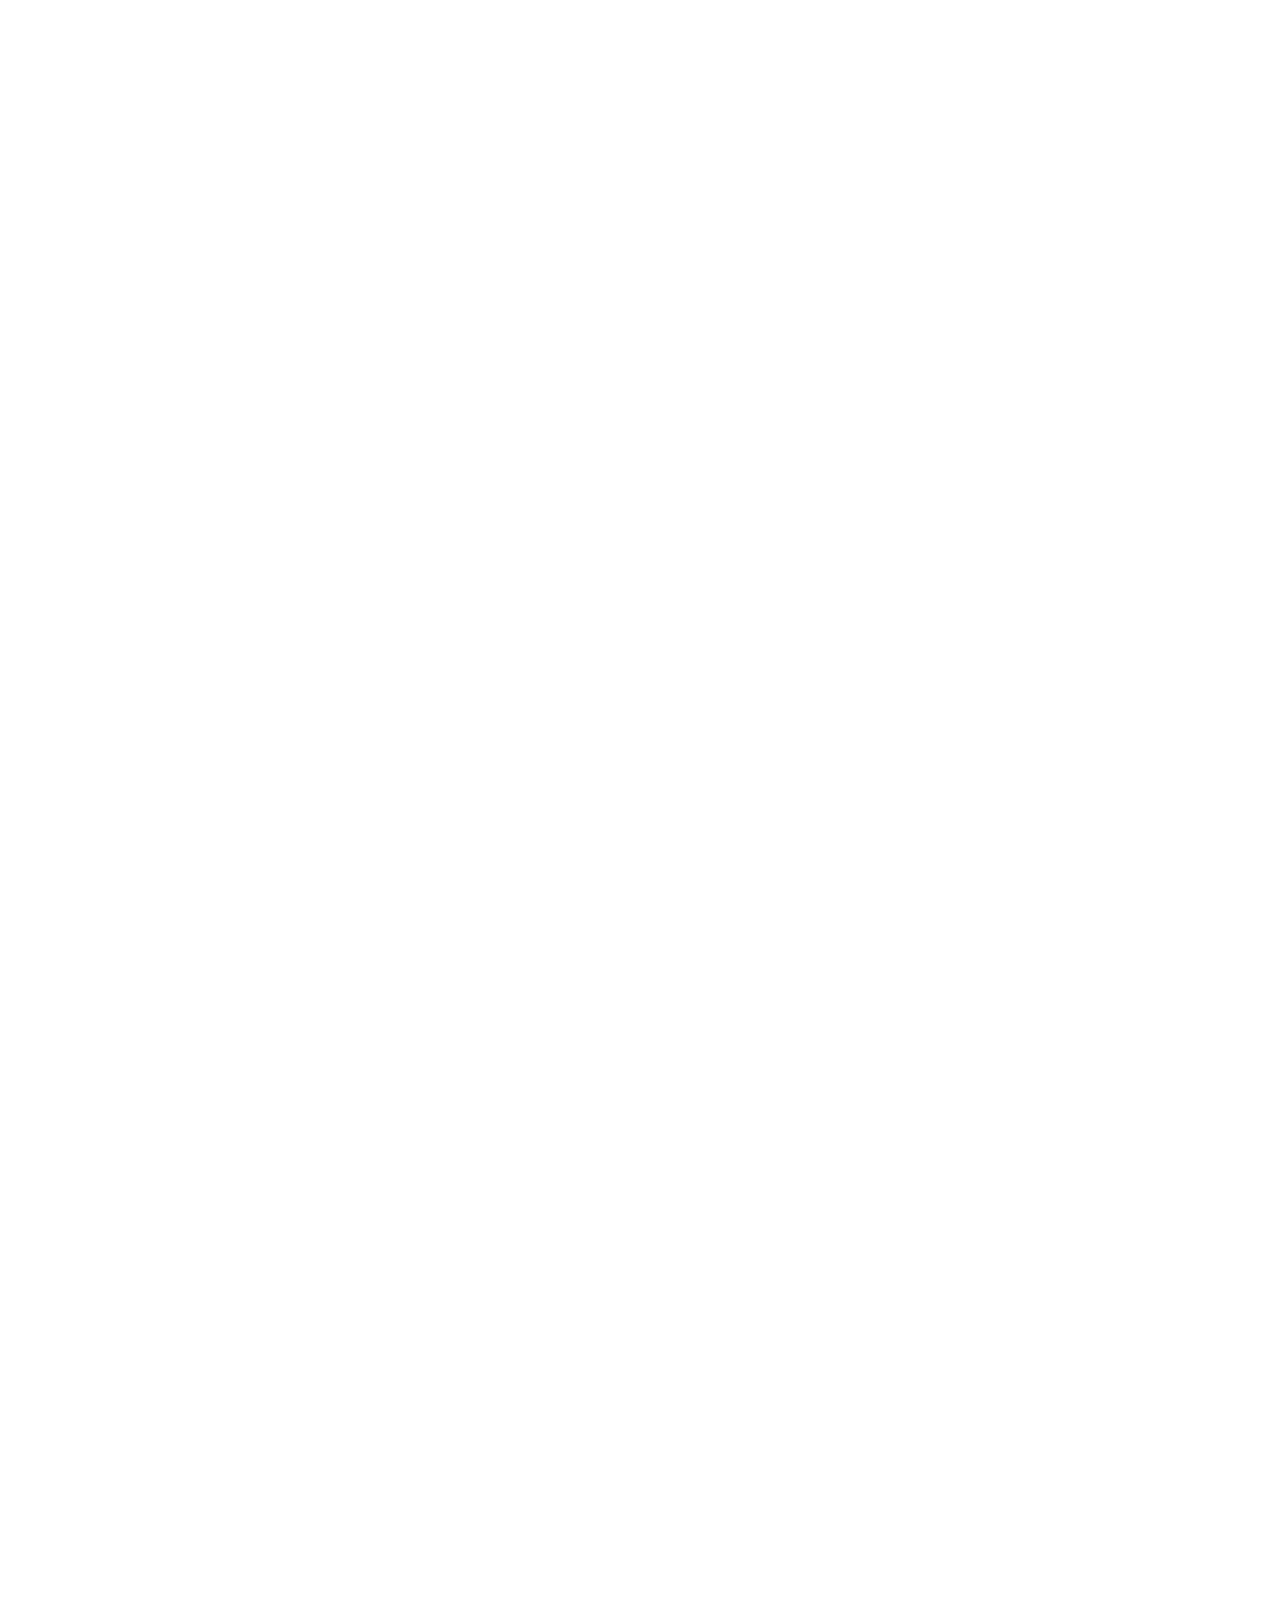
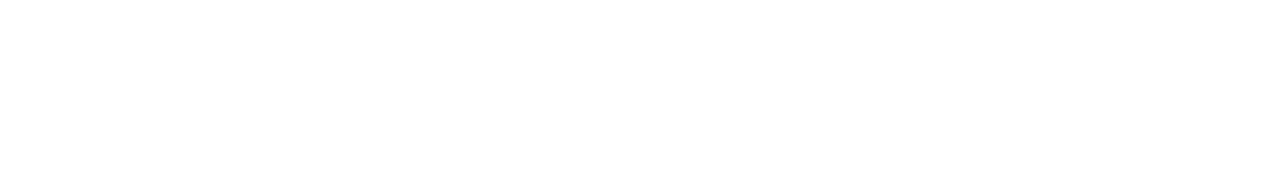
<file: index_en.html>
<!DOCTYPE html>
<html lang="en">

<head>
    <meta charset="utf-8">
    <title>ARCAN</title>
    <meta content="width=device-width, initial-scale=1.0" name="viewport">
    <meta content="Our company can implement turnkey autonomous power supply projects" name="keywords">
    <meta content="проекти автономного енергопостачання “під ключ”" name="description">

    <!-- Favicon -->
    <link href="favicon.ico" rel="icon">

    <!-- Google Web Fonts -->
    <link rel="preconnect" href="https://fonts.googleapis.com">
    <link rel="preconnect" href="https://fonts.gstatic.com" crossorigin>
    <link href="https://fonts.googleapis.com/css2?family=Roboto:wght@400;500&family=Poppins:wght@600;700&display=swap" rel="stylesheet"> 
    <!-- <link rel="preconnect" href="https://fonts.googleapis.com"> -->
    <link rel="preconnect" href="https://fonts.gstatic.com" crossorigin>
    <link href="https://fonts.googleapis.com/css2?family=Montserrat:wght@400;600;700&display=swap" rel="stylesheet">

    <!-- Icon Font Stylesheet -->
    <link href="https://cdnjs.cloudflare.com/ajax/libs/font-awesome/5.10.0/css/all.min.css" rel="stylesheet">
    <link href="https://cdn.jsdelivr.net/npm/bootstrap-icons@1.4.1/font/bootstrap-icons.css" rel="stylesheet">

    <!-- Libraries Stylesheet -->
    <link href="lib/animate/animate.min.css" rel="stylesheet">
    <link href="lib/owlcarousel/assets/owl.carousel.min.css" rel="stylesheet">

    <!-- Customized Bootstrap Stylesheet -->
    <link href="css/bootstrap.min.css" rel="stylesheet">

    <!-- Template Stylesheet -->
    <link href="css/style.css" rel="stylesheet">
</head>

<body>


    <!-- Navbar Start -->
    <nav class="navbar navbar-expand-lg bg-white navbar-light sticky-top px-4 px-lg-5 py-lg-0">
        <a href="index.html" class="navbar-brand d-flex align-items-center">
            <h1 class="m-0">
                <img class="logotype" src="img/actual/solar-panel.png" alt="">
                ARCAN
            </h1>
        </a>
        <button type="button" class="navbar-toggler" data-bs-toggle="collapse" data-bs-target="#navbarCollapse">
            <span class="navbar-toggler-icon"></span>
        </button>
        <div class="collapse navbar-collapse" id="navbarCollapse">
            <div class="navbar-nav ms-auto py-3 py-lg-0">
                <a href="#about" class="nav-item fw-bolder nav-link active">About us</a>
                <a href="#steps" class="nav-item fw-bolder nav-link">Stages of work</a>
                <a href="#services" class="nav-item fw-bolder nav-link">Services</a>   
                <a href="#why" class="nav-item  fw-bolder nav-link">Why choose us?</a>             
                <a href="#contacts" class="nav-item fw-bolder nav-link">Contacts</a>
            </div>
            <div class="navbar-nav langs ms-auto py-3 py-lg-0">
                <a href="index_en.html" class="nav-item  fw-normal nav-link active">En</a>
                <p class="nav-item  fw-normal nav-link no-padding d-none d-md-block d-lg-block" >  |  </p> 
                <a href="index.html" class="nav-item fw-normal nav-link active">Ua</a>
            </div>
        </div>
    </nav>
    <!-- Navbar End -->


    <!-- Carousel Start -->
    <div class="container-fluid p-0 mb-5 wow fadeIn" data-wow-delay="0.1s">
        <div id="header-carousel" class="carousel slide" data-bs-ride="carousel">
            <div class="carousel-inner">
                <div class="carousel-item active">
                    <img class="w-100" src="img/actual/12.jpg" alt="Image">
                    <div class="carousel-caption">
                        <div class="container">
                            <div class="row justify-content-center">
                                <div class="col-12 col-lg-10">
                                    <h5 class="text-light text-uppercase mb-3 animated slideInDown">We take care of your energy autonomy and stability.
                                        </h5>
                                    <h1 class="display-2 text-light mb-3 animated slideInDown">Our company can implement turnkey autonomous power supply projects for:</h1>
                                    <ol class="breadcrumb mb-4 pb-2">
                                        <li class="breadcrumb-item fs-5 text-light">apartments </li>
                                        <li class="breadcrumb-item fs-5 text-light">private houses</li>
                                        <li class="breadcrumb-item fs-5 text-light">production</li>
                                    </ol>
                                    <a href="#services" class="btn btn-primary py-3 px-5">more information</a>
                                </div>
                            </div>
                        </div>
                    </div>
                </div>
                <div class="carousel-item">
                    <img class="w-100" src="img/actual/roof.jpg" alt="Image">
                    <div class="carousel-caption">
                        <div class="container">
                            <div class="row justify-content-center">
                                <div class="col-12 col-lg-10">
                                    <h5 class="text-light text-uppercase mb-3 animated slideInDown">Energy autonomy
                                        </h5>
                                    <h1 class="display-2 text-light mb-3 animated slideInDown">Blackout? Unable to connect to the power grid? We will find a solution for you!</h1>
                                    <ol class="breadcrumb mb-4 pb-2">
                                        <li class="breadcrumb-item fs-5 text-light">apartments </li>
                                        <li class="breadcrumb-item fs-5 text-light">private houses</li>
                                        <li class="breadcrumb-item fs-5 text-light">production</li>
                                    </ol>
                                    <a href="#services" class="btn btn-primary py-3 px-5">more information</a>
                                </div>
                            </div>
                        </div>
                    </div>
                </div>
                <div class="carousel-item">
                    <img class="w-100" src="img/actual/electricity.jpg" alt="Image">
                    <div class="carousel-caption">
                        <div class="container">
                            <div class="row justify-content-center">
                                <div class="col-12 col-lg-10">
                                    <h5 class="text-light text-uppercase mb-3 animated slideInDown">Support and service support
                                        </h5>
                                    <h1 class="display-2 text-light mb-3 animated slideInDown">
                                        We offer solutions for improving the existing system even after the implementation of the project!
                                    </h1>
                                    <ol class="breadcrumb mb-4 pb-2">
                                        <li class="breadcrumb-item fs-5 text-light">apartments </li>
                                        <li class="breadcrumb-item fs-5 text-light">private houses</li>
                                        <li class="breadcrumb-item fs-5 text-light">production</li>
                                    </ol>
                                    <a href="#services" class="btn btn-primary py-3 px-5">more information</a>
                                </div>
                            </div>
                        </div>
                    </div>
                </div>
                <div class="carousel-item">
                    <img class="w-100" src="img/actual/battary.jpg" alt="Image">
                    <div class="carousel-caption">
                        <div class="container">
                            <div class="row justify-content-center">
                                <div class="col-12 col-lg-10">
                                    <h5 class="text-light text-uppercase mb-3 animated slideInDown">Mobile power supply complexes for your tasks.
                                        </h5>
                                    <h1 class="display-2 text-light mb-3 animated slideInDown">
                                        Development and production of mobile power supply complexes of various sizes
                                    </h1>
                                    <ol class="breadcrumb mb-4 pb-2">
                                        <li class="breadcrumb-item fs-5 text-light">apartments </li>
                                        <li class="breadcrumb-item fs-5 text-light">private houses</li>
                                        <li class="breadcrumb-item fs-5 text-light">production</li>
                                    </ol>
                                    <a href="#services" class="btn btn-primary py-3 px-5">more information</a>
                                </div>
                            </div>
                        </div>
                    </div>
                </div>
            </div>
        </div>

    </div>
            <button class="carousel-control-prev" type="button" data-bs-target="#header-carousel"
                data-bs-slide="prev">
                <span class="carousel-control-prev-icon" aria-hidden="true"></span>
                <span class="visually-hidden">Back</span>
            </button>
            <button class="carousel-control-next" type="button" data-bs-target="#header-carousel"
                data-bs-slide="next">
                <span class="carousel-control-next-icon" aria-hidden="true"></span>
                <span class="visually-hidden">Next</span>
            </button>
        </div>
    </div>
    <!-- Carousel End -->


    <!-- About Start -->
    <div class="container-xxl py-5" id="about">
        <div class="container" >
            <div class="row g-5">
                <div class="col-lg-6 wow fadeInUp" data-wow-delay="0.1s">
                    <div class="position-relative overflow-hidden ps-5 pt-5 h-100" style="min-height: 400px;">
                        <img class="position-absolute w-100 h-100" src="img/actual/02.jpg" alt="" style="object-fit: cover;">
                        <div class="position-absolute top-0 start-0 bg-white pe-3 pb-3" style="width: 200px; height: 200px;">
                            <div class="d-flex flex-column justify-content-center text-center bg-primary h-100 p-3">
                                <h1 class="text-white">>5</h1>
                                <h2 class="text-white">Years</h2>
                                <h5 class="text-white mb-0">Expierence</h5>
                            </div>
                        </div>
                    </div>
                </div>
                <div class="col-lg-6 wow fadeInUp" data-wow-delay="0.5s">
                    <div class="h-100">
                        <div class="border-start border-5 border-primary ps-4 mb-5">
                            <h6 class="text-body text-uppercase mb-2">About us</h6>
                            <h1 class="display-6 mb-0">Our team implements modern solutions for autonomous energy supply!</h1>
                        </div>
                        <p>We do all necessary work beginning from a raw project to a reliable working system. We use the latest technologies and the best components assembling them into an effective working system. Contact us and make sure that our engineers will find and offer the best solutions for your tasks.
                        </p>
                        <p class="mb-4">The goal of our business is to be a driving force in the development of industries that bring humanity closer to a smart, responsible and ecological consumption of electricity.
                        </p>
                        <div class="border-top mt-4 pt-4">
                            <div class="row g-4">
                                <div class="col-sm-4 d-flex wow fadeIn" data-wow-delay="0.1s">
                                    <i class="fa fa-check fa-2x text-primary flex-shrink-0 me-3"></i>
                                    <h6 class="mb-0">Only the best components on the market</h6>
                                </div>
                                <div class="col-sm-4 d-flex wow fadeIn" data-wow-delay="0.3s">
                                    <i class="fa fa-check fa-2x text-primary flex-shrink-0 me-3"></i>
                                    <h6 class="mb-0">24/7 customer support</h6>
                                </div>
                                <div class="col-sm-4 d-flex wow fadeIn" data-wow-delay="0.5s">
                                    <i class="fa fa-check fa-2x text-primary flex-shrink-0 me-3"></i>
                                    <h6 class="mb-0">High-quality service of implemented projects</h6>
                                </div>
                            </div>
                        </div>
                    </div>
                </div>
            </div>
        </div>
    </div>
    <!-- About End -->
    
    <!-- Facts Start -->
    <div class="container-fluid my-5 p-0" id="steps">
        <div class="container" >
            <h1 class="h1 text-center mb-5">Working process</h1>
        </div>
        <div class="row g-0">
            <div class="col-xl-3 col-sm-6 wow fadeIn" data-wow-delay="0.1s">
                <div class="position-relative">
                    <img class="img-fluid w-100" src="img/actual/Frame13.png" alt="">
                    <div class="facts-overlay">
                        <h1 class="display-1">01</h1>
                        <h4 class="text-white mb-3">We analyze the task</h4>
                        <p class="text-white">After your application, the group of our engineers studies all details and collects the necessary information regarding the requirements for an autonomous power source.</p>
                        <!-- <a class="text-white small" href="">READ MORE<i class="fa fa-arrow-right ms-3"></i></a> -->
                    </div>
                </div>
            </div>
            <div class="col-xl-3 col-sm-6 wow fadeIn" data-wow-delay="0.3s">
                <div class="position-relative">
                    <img class="img-fluid w-100" src="img/fact-2.jpg" alt="">
                    <div class="facts-overlay">
                        <h1 class="display-1">02</h1>
                        <h4 class="text-white mb-3">Project offer</h4>
                        <p class="text-white">Our team analyzes all the collected information and prepares a technical solution.</p>
                        <!-- <a class="text-white small" href="">READ MORE<i class="fa fa-arrow-right ms-3"></i></a> -->
                    </div>
                </div>
            </div>
            <div class="col-xl-3 col-sm-6 wow fadeIn" data-wow-delay="0.5s">
                <div class="position-relative">
                    <img class="img-fluid w-100" src="img/actual/Frame14.png" alt="">
                    <div class="facts-overlay">
                        <h1 class="display-1">03</h1>
                        <h4 class="text-white mb-3">We conclude a contract</h4>
                        <p class="text-white">After agreeing on the details, our lawyers will agree on the documentary nuances and requirements for project documentation.
                        </p>
                        <!-- <a class="text-white small" href="">READ MORE<i class="fa fa-arrow-right ms-3"></i></a> -->
                    </div>
                </div>
            </div>
            <div class="col-xl-3 col-sm-6 wow fadeIn" data-wow-delay="0.7s">
                <div class="position-relative">
                    <img class="img-fluid w-100" src="img/actual/Frame12.png" alt="">
                    <div class="facts-overlay">
                        <h1 class="display-1">04</h1>
                        <h4 class="text-white mb-3">Practical implementation of the project</h4>
                        <p class="text-white">We will take care of the working process associated with the start-up of the autonomous power system, as well as provide high-quality service during the planned period of operation.
                        </p>
                        <!-- <a class="text-white small" href="">READ MORE<i class="fa fa-arrow-right ms-3"></i></a> -->
                    </div>
                </div>
            </div>
        </div>
    </div>
    <!-- Facts End -->


    <!-- Features Start -->
    <div class="container-xxl py-5" id="why">
        <div class="container" >
            <div class="row g-5">
                <div class="col-lg-6 wow fadeInUp" data-wow-delay="0.1s">
                    <div class="border-start border-5 border-primary ps-4 mb-5">
                        <h6 class="text-body text-uppercase mb-2">Why choose us?</h6>
                        <h1 class="display-6 mb-0">Advantages and features of our company</h1>
                    </div>
                    <p class="mb-5">Many companies offer similar services, but we have something to surprise you:
                    </p>
                    <div class="row gy-5 gx-4">
                        <div class="col-sm-6 wow fadeIn" data-wow-delay="0.1s">
                            <div class="d-flex align-items-center mb-3">
                                <i class="fa fa-check fa-2x text-primary flex-shrink-0 me-3"></i>
                                <h6 class="mb-0">A wide range of services.</h6>
                            </div>
                            <span>We can offer more than 30 typical technical solutions for energy saving and energy supply.

                            </span>
                        </div>
                        <div class="col-sm-6 wow fadeIn" data-wow-delay="0.2s">
                            <div class="d-flex align-items-center mb-3">
                                <i class="fa fa-check fa-2x text-primary flex-shrink-0 me-3"></i>
                                <h6 class="mb-0">We collaborate with the best manufacturers </h6>
                            </div>
                            <span>of electrical components, and high-level specialists are involved in the implementation of our projects.

                            </span>
                        </div>
                        <div class="col-sm-6 wow fadeIn" data-wow-delay="0.4s">
                            <div class="d-flex align-items-center mb-3">
                                <i class="fa fa-check fa-2x text-primary flex-shrink-0 me-3"></i>
                                <h6 class="mb-0">Own production facility</h6>
                            </div>
                            <span>we manufacture many parts and assemblies independently at our own production facility</span>
                        </div>
                        <div class="col-sm-6 wow fadeIn" data-wow-delay="0.3s">
                            <div class="d-flex align-items-center mb-3">
                                <i class="fa fa-check fa-2x text-primary flex-shrink-0 me-3"></i>
                                <h6 class="mb-0"> Save money</h6>
                            </div>
                            <span>Working with us will get you the best price and save money. We take a careful approach to the selection of components
                            </span>
                        </div>
                    </div>
                </div>
                <div class="col-lg-6 wow fadeInUp" data-wow-delay="0.5s">
                    <div class="position-relative overflow-hidden ps-5 pt-5 h-100" style="min-height: 400px;">
                        <img class="position-absolute w-100 h-100" src="img/actual/04.jpg" alt="" style="object-fit: cover;">
                        <div class="position-absolute top-0 start-0 bg-white pe-3 pb-3" style="width: 200px; height: 200px;">
                            <div class="d-flex flex-column justify-content-center text-center bg-primary h-100 p-3">
                                <h1 class="text-white">>5</h1>
                                <h2 class="text-white">Years</h2>
                                <h5 class="text-white mb-0">Expierence</h5>
                            </div>
                        </div>
                    </div>
                </div>
            </div>
        </div>
    </div>
    <!-- Features End -->


    <!-- Service Start -->
    <div class="container-xxl py-5" id="services">
        <div class="container" >
            <div class="row g-5 align-items-end mb-5">
                <div class="col-lg-6 wow fadeInUp" data-wow-delay="0.1s">
                    <div class="border-start border-5 border-primary ps-4">
                        <h6 class="text-body text-uppercase mb-2">Our services</h6>
                        <h1 class="display-6 mb-0">Areas of activity of the ARCAN company</h1>
                    </div>
                </div>
                <div class="col-lg-6 text-lg-end wow fadeInUp" data-wow-delay="0.3s">
                    <!-- <a class="btn btn-primary py-3 px-5" href="">More Services</a> -->
                </div>
            </div>
            <div class="row g-4 justify-content-center">
                <div class="col-lg-4 col-md-6 wow fadeInUp" data-wow-delay="0.1s">
                    <div class="service-item bg-light overflow-hidden h-100">
                        <img class="img-fluid" src="img/actual/serv/1.jpg" alt="">
                        <div class="service-text position-relative text-center h-100 p-4">
                            <h5 class="mb-3">Solar energy</h5>
                            <p>we will take on everything related to the conversion of the sun's energy into electricity</p>
                            <!-- <a class="small" href="">READ MORE<i class="fa fa-arrow-right ms-3"></i></a> -->
                        </div>
                    </div>
                </div>
                <div class="col-lg-4 col-md-6 wow fadeInUp" data-wow-delay="0.3s">
                    <div class="service-item bg-light overflow-hidden h-100">
                        <img class="img-fluid" src="img/actual/serv/02.jpg" alt="">
                        <div class="service-text position-relative text-center h-100 p-4">
                            <h5 class="mb-3">Energy independence</h5>
                            <p>if you are tired of problems with blackouts, or there is no possibility of connecting to a centralized power grid, we will find a solution for you</p>
                            <!-- <a class="small" href="">READ MORE<i class="fa fa-arrow-right ms-3"></i></a> -->
                        </div>
                    </div>
                </div>
                <div class="col-lg-4 col-md-6 wow fadeInUp" data-wow-delay="0.5s">
                    <div class="service-item bg-light overflow-hidden h-100">
                        <img class="img-fluid" src="img/actual/serv/05.jpg" alt="">
                        <div class="service-text position-relative text-center h-100 p-4">
                            <h5 class="mb-3">Service support and upgrade assistance</h5>
                            <p>we provide necessary service support after project implementation, monitor modern technologies and offer solutions to improve the existing system</p>
                            <!-- <a class="small" href="">READ MORE<i class="fa fa-arrow-right ms-3"></i></a> -->
                        </div>
                    </div>
                </div>
                <div class="col-lg-4 col-md-6 wow fadeInUp" data-wow-delay="0.1s">
                    <div class="service-item bg-light overflow-hidden h-100">
                        <img class="img-fluid" src="img/actual/serv/4.jpg" alt="">
                        <div class="service-text position-relative text-center h-100 p-4">
                            <h5 class="mb-3">Mobile power supply complexes for your tasks. </h5>
                            <p>development and production of mobile power supply complexes of various sizes, which combine solar panels, generators based on internal combustion engines and large-capacity battery blocks. We also offer portable battery blocks of autonomous power supply of various capacities based on standard 21700 and 18650 cells</p>
                            <!-- <a class="small" href="">READ MORE<i class="fa fa-arrow-right ms-3"></i></a> -->
                        </div>
                    </div>
                </div>
                <div class="col-lg-4 col-md-6 wow fadeInUp" data-wow-delay="0.3s">
                    <div class="service-item bg-light overflow-hidden h-100">
                        <img class="img-fluid" src="img/actual/serv/5.jpg" alt="">
                        <div class="service-text position-relative text-center h-100 p-4">
                            <h5 class="mb-3">Solving special and non-standard tasks</h5>
                            <p>(if no one else can solve your autonomous power task - call us</p>
                            <!-- <a class="small" href="">READ MORE<i class="fa fa-arrow-right ms-3"></i></a> -->
                        </div>
                    </div>
                </div>
                <!-- <div class="col-lg-4 col-md-6 wow fadeInUp" data-wow-delay="0.5s">
                    <div class="service-item bg-light overflow-hidden h-100">
                        <img class="img-fluid" src="img/service-6.jpg" alt="">
                        <div class="service-text position-relative text-center h-100 p-4">
                            <h5 class="mb-3">Interior Design</h5>
                            <p>Tempor erat elitr rebum at clita dolor diam ipsum sit diam amet diam et eos</p>
                            <a class="small" href="">READ MORE<i class="fa fa-arrow-right ms-3"></i></a>
                        </div>
                    </div>
                </div> -->
            </div>
        </div>
    </div>
    <!-- Service End -->


    <!-- Appointment Start -->
    <div class="container-fluid appointment my-0 py-5 wow fadeIn" data-wow-delay="0.1s" id="contacts">
        <div class="container py-5" >
            <div class="row g-5">
                <div class="col-lg-5 col-md-6 wow fadeIn" data-wow-delay="0.3s">
                    <div class="border-start border-5 border-primary ps-4 mb-5">
                        <h6 class="text-white text-uppercase mb-2">Contacts</h6>
                        <h1 class="display-6 text-white mb-0">Write to us</h1>
                    </div>
                    <p class="text-white mb-0">Write to us or call the number at the bottom of the page, we will be happy to help you.
                    </p>
                </div>
                <div class="col-lg-7 col-md-6 wow fadeIn" data-wow-delay="0.5s">
                    <form>
                        <div class="row g-3">
                            <div class="col-sm-6">
                                <div class="form-floating">
                                    <input type="text" class="form-control bg-dark border-0" id="gname" placeholder="Your name">
                                    <label for="gname">Your name</label>
                                </div>
                            </div>
                            <div class="col-sm-6">
                                <div class="form-floating">
                                    <input type="email" class="form-control bg-dark border-0" id="gmail" placeholder="Your Email">
                                    <label for="gmail">Your Email</label>
                                </div>
                            </div>
                            <div class="col-sm-6">
                                <div class="form-floating">
                                    <input type="text" class="form-control bg-dark border-0" id="cname" placeholder="Your phone">
                                    <label for="cname">Your phone</label>
                                </div>
                            </div>
                            <div class="col-sm-6">
                                <div class="form-floating">
                                    <input type="text" class="form-control bg-dark border-0" id="cage" placeholder="Type of service">
                                    <label for="cage">Type of service</label>
                                </div>
                            </div>
                            <div class="col-12">
                                <div class="form-floating">
                                    <textarea class="form-control bg-dark border-0" placeholder="Leave a message here" id="message" style="height: 100px"></textarea>
                                    <label for="message">Message</label>
                                </div>
                            </div>
                            <div class="col-12">
                                <button class="btn btn-primary w-100 py-3" type="submit">Send</button>
                            </div>
                        </div>
                    </form>
                </div>
            </div>
        </div>
    </div>
    <!-- Appointment End -->


    <!-- Team Start -->
    <!-- <div class="container-xxl py-5">
        <div class="container">
            <div class="row g-5 align-items-end mb-5">
                <div class="col-lg-6 wow fadeInUp" data-wow-delay="0.1s">
                    <div class="border-start border-5 border-primary ps-4">
                        <h6 class="text-body text-uppercase mb-2">Our Team</h6>
                        <h1 class="display-6 mb-0">Our Expert Worker</h1>
                    </div>
                </div>
                <div class="col-lg-6 wow fadeInUp" data-wow-delay="0.3s">
                    <p class="mb-0">Tempor erat elitr rebum at clita. Diam dolor diam ipsum sit. Aliqu diam amet diam et eos. Clita erat ipsum et lorem et sit, sed stet lorem sit clita duo justo magna dolore erat amet</p>
                </div>
            </div>
            <div class="row g-4">
                <div class="col-lg-4 col-md-6 wow fadeInUp" data-wow-delay="0.1s">
                    <div class="team-item position-relative">
                        <img class="img-fluid" src="img/team-1.jpg" alt="">
                        <div class="team-text bg-white p-4">
                            <h5>Full Name</h5>
                            <span>Engineer</span>
                        </div>
                    </div>
                </div>
                <div class="col-lg-4 col-md-6 wow fadeInUp" data-wow-delay="0.3s">
                    <div class="team-item position-relative">
                        <img class="img-fluid" src="img/team-2.jpg" alt="">
                        <div class="team-text bg-white p-4">
                            <h5>Full Name</h5>
                            <span>Engineer</span>
                        </div>
                    </div>
                </div>
                <div class="col-lg-4 col-md-6 wow fadeInUp" data-wow-delay="0.5s">
                    <div class="team-item position-relative">
                        <img class="img-fluid" src="img/team-3.jpg" alt="">
                        <div class="team-text bg-white p-4">
                            <h5>Full Name</h5>
                            <span>Engineer</span>
                        </div>
                    </div>
                </div>
            </div>
        </div>
    </div> -->
    <!-- Team End -->


    <!-- Testimonial Start -->
    <!-- <div class="container-xxl py-5">
        <div class="container">
            <div class="row g-5">
                <div class="col-lg-5 wow fadeInUp" data-wow-delay="0.1s">
                    <div class="border-start border-5 border-primary ps-4 mb-5">
                        <h6 class="text-body text-uppercase mb-2">Testimonial</h6>
                        <h1 class="display-6 mb-0">What Our Happy Clients Say!</h1>
                    </div>
                    <p class="mb-4">Diam dolor diam ipsum sit. Aliqu diam amet diam et eos. Clita erat ipsum et lorem et sit, sed stet lorem sit clita duo justo magna dolore erat amet</p>
                    <div class="row g-4">
                        <div class="col-sm-6">
                            <div class="d-flex align-items-center mb-2">
                                <i class="fa fa-users fa-2x text-primary flex-shrink-0"></i>
                                <h1 class="ms-3 mb-0">123+</h1>
                            </div>
                            <h5 class="mb-0">Happy Clients</h5>
                        </div>
                        <div class="col-sm-6">
                            <div class="d-flex align-items-center mb-2">
                                <i class="fa fa-check fa-2x text-primary flex-shrink-0"></i>
                                <h1 class="ms-3 mb-0">123+</h1>
                            </div>
                            <h5 class="mb-0">Projects Done</h5>
                        </div>
                    </div>
                </div>
                <div class="col-lg-7 wow fadeInUp" data-wow-delay="0.5s">
                    <div class="owl-carousel testimonial-carousel">
                        <div class="testimonial-item">
                            <img class="img-fluid mb-4" src="img/testimonial-1.jpg" alt="">
                            <p class="fs-5">Dolores sed duo clita tempor justo dolor et stet lorem kasd labore dolore lorem ipsum. At lorem lorem magna ut et, nonumy et labore et tempor diam tempor erat.</p>
                            <div class="bg-primary mb-3" style="width: 60px; height: 5px"></div>
                            <h5>Client Name</h5>
                            <span>Profession</span>
                        </div>
                        <div class="testimonial-item">
                            <img class="img-fluid mb-4" src="img/testimonial-2.jpg" alt="">
                            <p class="fs-5">Dolores sed duo clita tempor justo dolor et stet lorem kasd labore dolore lorem ipsum. At lorem lorem magna ut et, nonumy et labore et tempor diam tempor erat.</p>
                            <div class="bg-primary mb-3" style="width: 60px; height: 5px"></div>
                            <h5>Client Name</h5>
                            <span>Profession</span>
                        </div>
                    </div>
                </div>
            </div>
        </div>
    </div> -->
    <!-- Testimonial End -->


    <!-- Footer Start -->
    <div class="container-fluid bg-dark footer mt-0 pt-5 wow fadeIn" data-wow-delay="0.1s">
        <div class="container py-5">
            <div class="row g-5">
                <div class="col-lg-6 col-md-6">
                    <h1 class="text-white mb-4">
                        <img class="logotype" src="img/actual/orng.png" alt="">
                        
                        ARCAN</h1>
                    <p>Implement turnkey autonomous power supply projects</p>
                    <!-- <div class="d-flex pt-2">
                        <a class="btn btn-square btn-outline-primary me-1" href=""><i class="fab fa-twitter"></i></a>
                        <a class="btn btn-square btn-outline-primary me-1" href=""><i class="fab fa-facebook-f"></i></a>
                        <a class="btn btn-square btn-outline-primary me-1" href=""><i class="fab fa-youtube"></i></a>
                        <a class="btn btn-square btn-outline-primary me-0" href=""><i class="fab fa-linkedin-in"></i></a>
                    </div> -->
                </div>
                <div class="col-lg-6 col-md-6">
                    <h4 class="text-light mb-4">Contacts</h4>
                    <p><i class="fa fa-map-marker-alt me-3"></i>
                        Ukraine, 65006, Odesa,
                        St. Vapnyana 87/6B
                        
                        </p>
                    <p><i class="fa fa-phone-alt me-3"></i><a href="tel:38095887014">+38 095 88 70 147</a></p>
                </div>
            </div>
        </div>
        <div class="container-fluid copyright">
            <div class="container">
                <div class="row">
                    <div class="col-md-6 text-center text-md-start mb-3 mb-md-0">
                        &copy; <a href="#">ARCAN</a>, all right reserved.
                    </div>
                    
                </div>
            </div>
        </div>
    </div>
    <!-- Footer End -->


    <!-- Back to Top -->
    <a href="#" class="btn btn-lg btn-primary btn-lg-square back-to-top"><i class="bi bi-arrow-up"></i></a>


    <!-- JavaScript Libraries -->
    <script src="https://code.jquery.com/jquery-3.4.1.min.js"></script>
    <script src="https://cdn.jsdelivr.net/npm/bootstrap@5.0.0/dist/js/bootstrap.bundle.min.js"></script>
    <script src="lib/wow/wow.min.js"></script>
    <script src="lib/easing/easing.min.js"></script>
    <script src="lib/waypoints/waypoints.min.js"></script>
    <script src="lib/owlcarousel/owl.carousel.min.js"></script>

    <!-- Template Javascript -->
    <script src="js/main.js"></script>
</body>

</html>
</file>
<file: css/style.css>
/********** Template CSS **********/
:root {
    /* --primary: #FDA12B; */
    --primary: #02a265;
    --secondary: #8D9297;
    --light: #F8F9FA;
    --dark: #182333;
}

.back-to-top {
    position: fixed;
    display: none;
    right: 30px;
    bottom: 30px;
    z-index: 99;
}


/*** Spinner ***/
#spinner {
    opacity: 0;
    visibility: hidden;
    transition: opacity .5s ease-out, visibility 0s linear .5s;
    z-index: 99999;
}

#spinner.show {
    transition: opacity .5s ease-out, visibility 0s linear 0s;
    visibility: visible;
    opacity: 1;
}


/*** Button ***/
.btn {
    font-weight: 500;
    transition: .5s;
}

.btn.btn-primary,
.btn.btn-outline-primary:hover {
    color: #FFFFFF;
}

.btn-square {
    width: 38px;
    height: 38px;
}

.btn-sm-square {
    width: 32px;
    height: 32px;
}

.btn-lg-square {
    width: 48px;
    height: 48px;
}

.btn-square,
.btn-sm-square,
.btn-lg-square {
    padding: 0;
    display: flex;
    align-items: center;
    justify-content: center;
    font-weight: normal;
}


/*** Navbar ***/
.navbar.sticky-top {
    top: -100px;
    transition: .5s;
}

.navbar .navbar-nav .nav-link {
    margin-left: 30px;
    padding: 25px 0;
    color: var(--secondary);
    font-weight: 500;
    text-transform: uppercase;
    outline: none;
}

.navbar .navbar-nav .nav-link:hover,
.navbar .navbar-nav .nav-link.active {
    color: var(--primary);
}

.navbar .dropdown-toggle::after {
    border: none;
    content: "\f107";
    font-family: "Font Awesome 5 Free";
    font-weight: 900;
    vertical-align: middle;
    margin-left: 8px;
}

@media (max-width: 991.98px) {
    .navbar .navbar-nav .nav-link  {
        margin-left: 0;
        padding: 10px 0;
    }

    .navbar .navbar-nav {
        margin-top: 25px;
        border-top: 1px solid #EEEEEE;
    }
}

@media (min-width: 992px) {
    .navbar .nav-item .dropdown-menu {
        display: block;
        border: none;
        margin-top: 0;
        top: 150%;
        right: 0;
        opacity: 0;
        visibility: hidden;
        transition: .5s;
    }

    .navbar .nav-item:hover .dropdown-menu {
        top: 100%;
        visibility: visible;
        transition: .5s;
        opacity: 1;
    }
}


/*** Header ***/
.carousel-caption {
    top: 0;
    left: 0;
    right: 0;
    bottom: 0;
    display: flex;
    align-items: center;
    text-align: start;
    background: rgba(0, 0, 0, .65);
    z-index: 1;
}

.carousel-control-prev,
.carousel-control-next {
    width: 15%;
}

.carousel-control-prev-icon,
.carousel-control-next-icon {
    width: 4rem;
    height: 4rem;
    background-color: var(--dark);
    border: 15px solid var(--dark);
    border-radius: 50px;
}

.carousel-caption .breadcrumb-item+.breadcrumb-item::before {
    content: "\f111";
    font-family: "Font Awesome 5 Free";
    font-weight: 900;
    color: var(--primary);
}

@media (max-width: 768px) {
    #header-carousel .carousel-item {
        position: relative;
        min-height: 450px;
    }
    
    #header-carousel .carousel-item img {
        position: absolute;
        width: 100%;
        height: 100%;
        object-fit: cover;
    }

    .carousel-control-prev-icon,
    .carousel-control-next-icon {
        width: 3rem;
        height: 3rem;
        border-width: 12px;
    }
}

.page-header {
    background: linear-gradient(rgba(0, 0, 0, .65), rgba(0, 0, 0, .65)), url(../img/carousel-1.jpg) center center no-repeat;
    background-size: cover;
}

.page-header .breadcrumb-item+.breadcrumb-item::before {
    color: #999999;
}

.display-2{
    font-size: 1.2rem!important;
}
h5, .h5 {
    font-size: 1rem;
}
.h1{
    display: flex;
}
.logotype{
    width: 40px;
    margin-top: -10px;;
}
@media (min-width: 1200px){
    .display-2 {
        font-size: 2.6rem!important;
    }
}
/*** Facts ***/
.facts-overlay {
    position: absolute;
    padding: 30px;
    width: 100%;
    height: 100%;
    top: 0;
    left: 0;
    display: flex;
    flex-direction: column;
    justify-content: start;
    background: rgba(0, 0, 0, .65);
    padding-top: 50px;
}

.facts-overlay h1 {
    /* font-size: 120px; */
    color: transparent;
    -webkit-text-stroke: 1px var(--primary);
    /* margin-bottom: 40px; */

    font-family: "Roboto", sans-serif;
}
.facts-overlay{
    padding-top: 10px;
}
.facts-overlay a:hover {
    color: var(--primary) !important;
}
.error {
    border: 1px solid red;
  }

/*** Service ***/
.service-text::before {
    position: absolute;
    content: "";
    width: 100%;
    height: 0;
    top: 0;
    left: 0;
    background: var(--primary);
    opacity: 0;
    transition: .5s;
}

.service-item:hover .service-text::before {
    height: 100%;
    opacity: 1;
}

.service-text * {
    position: relative;
    transition: .5s;
    z-index: 1;
}

.service-item:hover .service-text * {
    color: #FFFFFF !important;
}


/*** Appointment ***/
.appointment {
    background: linear-gradient(rgba(0, 0, 0, .65), rgba(0, 0, 0, .65)), url(../img/actual/08.jpg) center center no-repeat;
    background-size: cover;
}


/*** Team ***/
.team-text {
    position: absolute;
    width: 75%;
    bottom: 30px;
    left: 0;
    transition: .5s;
}

.team-item:hover .team-text {
    width: 100%;
}

.team-text * {
    transition: .5s;
}

.team-item:hover .team-text * {
    letter-spacing: 2px;
}


/*** Testimonial ***/
.testimonial-carousel .owl-item img {
    width: 100px;
    height: 100px;
}

.testimonial-carousel .owl-nav {
    margin-top: 30px;
    display: flex;
    justify-content: start;
}

.testimonial-carousel .owl-nav .owl-prev,
.testimonial-carousel .owl-nav .owl-next {
    margin-right: 15px;
    width: 50px;
    height: 50px;
    display: flex;
    align-items: center;
    justify-content: center;
    color: var(--dark);
    border: 2px solid var(--primary);
    border-radius: 50px;
    font-size: 18px;
    transition: .5s;
}

.testimonial-carousel .owl-nav .owl-prev:hover,
.testimonial-carousel .owl-nav .owl-next:hover {
    color: #FFFFFF;
    background: var(--primary);
}


/*** Footer ***/
.footer {
    color: #999999;
}

.footer .btn.btn-link {
    display: block;
    margin-bottom: 5px;
    padding: 0;
    text-align: left;
    color: #999999;
    font-weight: normal;
    text-transform: capitalize;
    transition: .3s;
}

.footer .btn.btn-link::before {
    position: relative;
    content: "\f105";
    font-family: "Font Awesome 5 Free";
    font-weight: 900;
    color: #999999;
    margin-right: 10px;
}

.footer .btn.btn-link:hover {
    color: var(--light);
    letter-spacing: 1px;
    box-shadow: none;
}

.footer .copyright {
    padding: 25px 0;
    font-size: 15px;
    border-top: 1px solid rgba(256, 256, 256, .1);
}

.footer .copyright a {
    color: var(--light);
}

.footer .copyright a:hover {
    color: var(--primary);
}

.no-padding{
    padding-bottom: 0px!Important;
}

.nav-item.fw-normal.nav-link.no-padding{
    padding-bottom: 0px;
}
</file>
